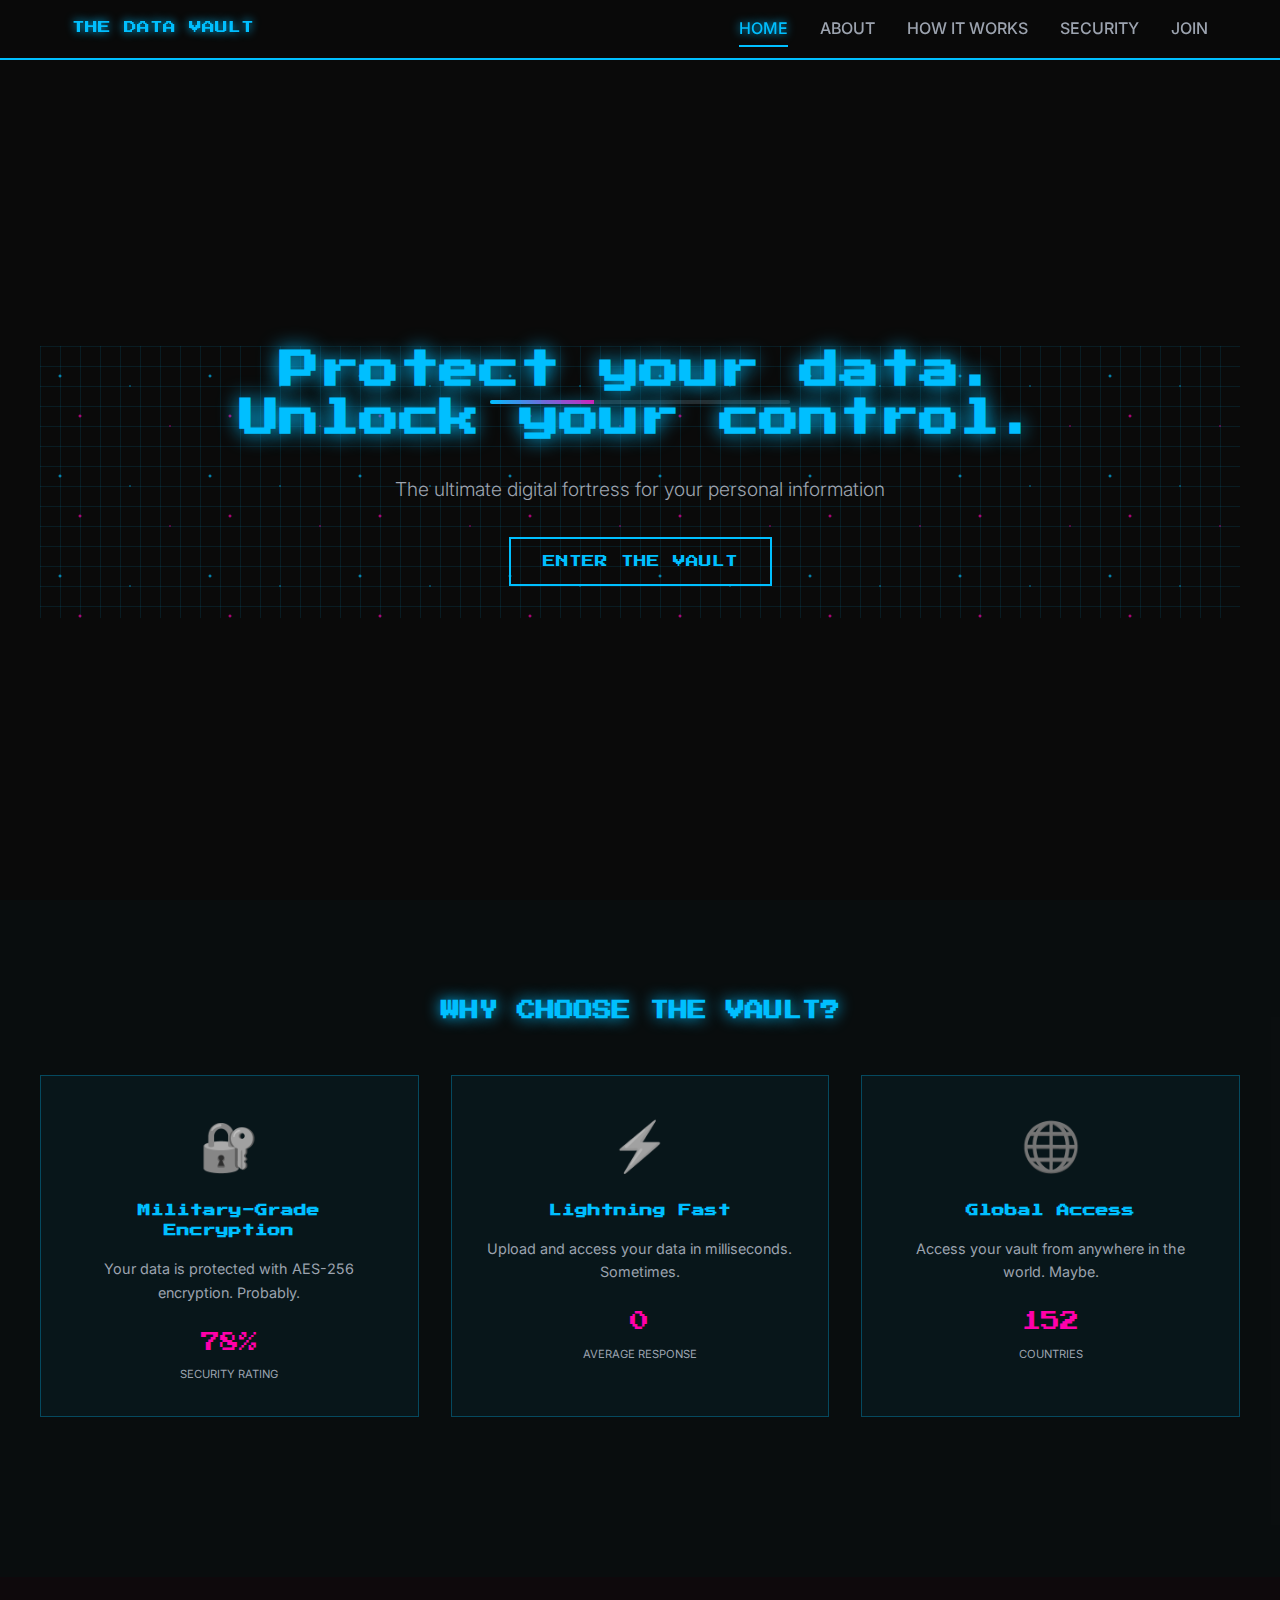
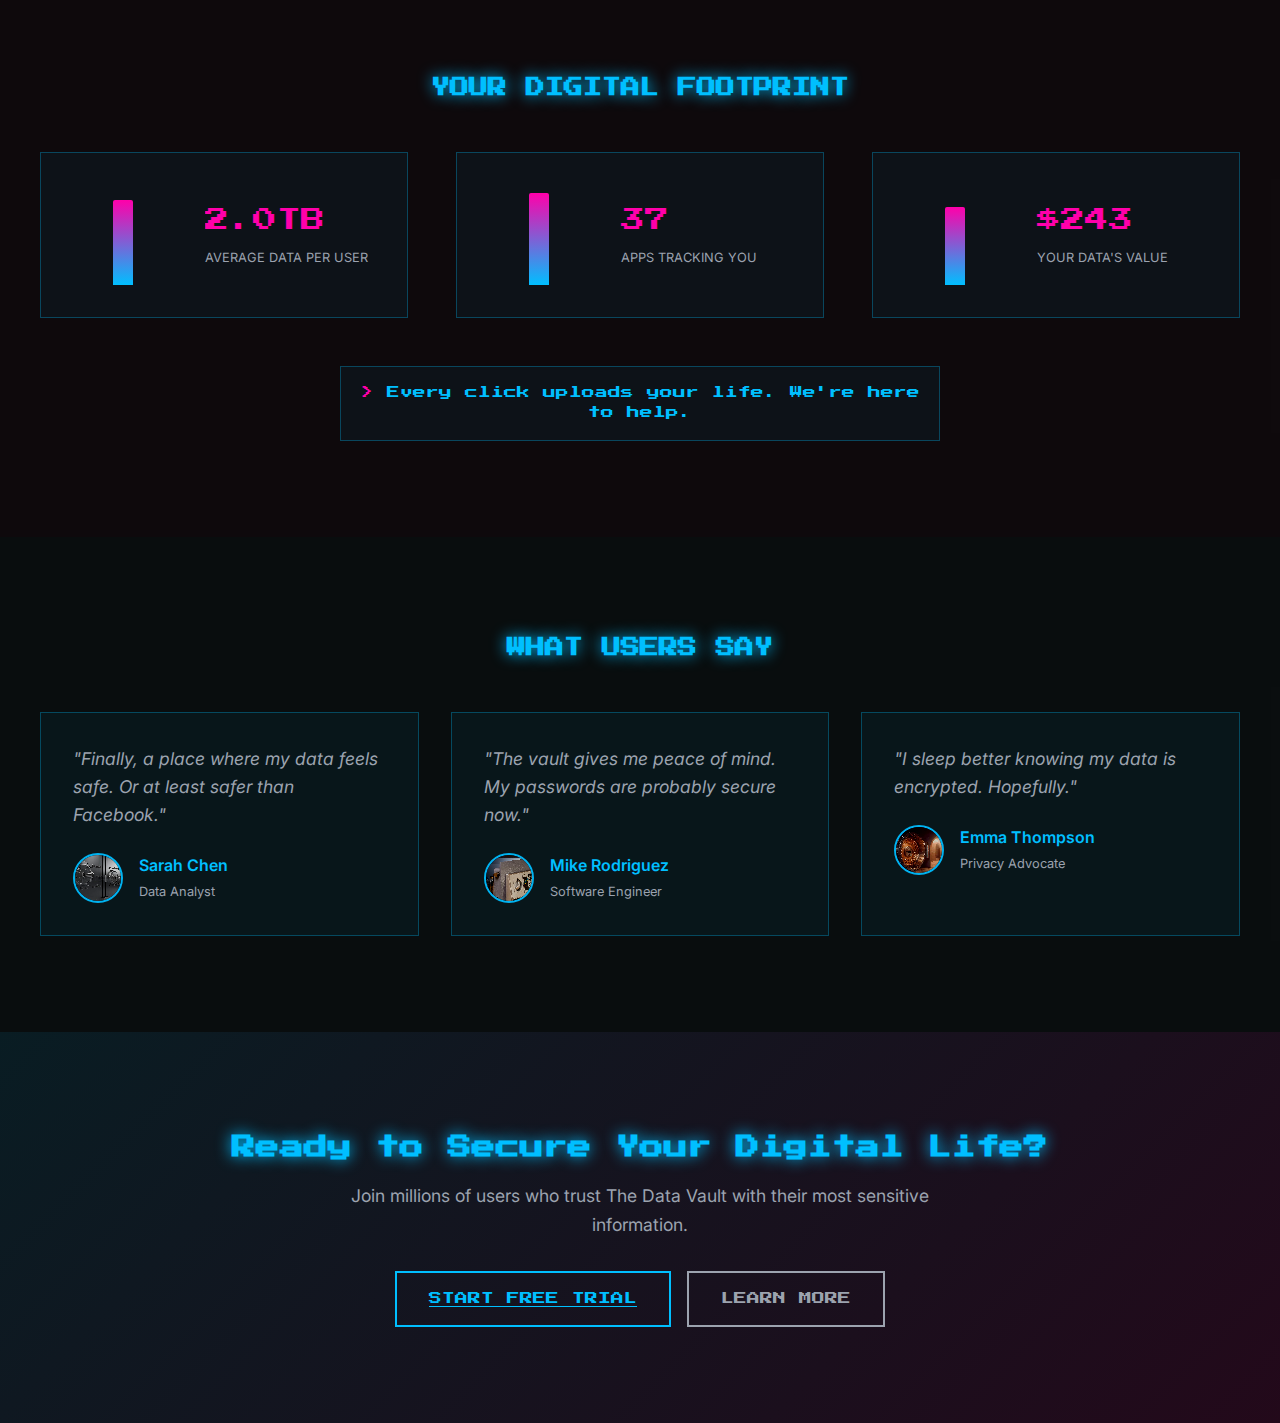
<file: index.html>
<!DOCTYPE html>
<html lang="en">
<head>
    <meta charset="UTF-8">
    <meta name="viewport" content="width=device-width, initial-scale=1.0">
    <title>The Data Vault - Home</title>
    <link rel="stylesheet" href="css/common.css">
    <link rel="stylesheet" href="css/home.css">
    <link href="https://fonts.googleapis.com/css2?family=Press+Start+2P&family=Inter:wght@300;400;500;600&display=swap" rel="stylesheet">
</head>
<body>
    <nav class="nav">
        <div class="nav-container">
            <div class="nav-logo">
                <span class="pixel-text">THE DATA VAULT</span>
            </div>
            <div class="nav-menu">
                <a href="index.html" class="nav-link active">HOME</a>
                <a href="about.html" class="nav-link">ABOUT</a>
                <a href="how-it-works.html" class="nav-link">HOW IT WORKS</a>
                <a href="security.html" class="nav-link">SECURITY</a>
                <a href="join.html" class="nav-link">JOIN</a>
            </div>
        </div>
    </nav>

    <main>
        <!-- Hero Section -->
        <section class="hero-section">
            <div class="hero-container">
                <div class="pixel-background">
                    <div class="loading-bar">
                        <div class="loading-progress"></div>
                    </div>
                    <div class="pixel-grid"></div>
                    <div class="floating-particles"></div>
                </div>
                <div class="hero-content">
                    <h1 class="main-title">Protect your data.<br>Unlock your control.</h1>
                    <p class="hero-subtitle">The ultimate digital fortress for your personal information</p>
                    <button class="vault-button" onclick="showMessage()">
                        <span class="button-text">ENTER THE VAULT</span>
                        <div class="button-glow"></div>
                    </button>
                    <div class="terminal-output" id="terminal-output"></div>
                </div>
            </div>
        </section>

        <!-- Features Preview Section -->
        <section class="features-preview">
            <div class="container">
                <h2 class="section-title">WHY CHOOSE THE VAULT?</h2>
                <div class="features-grid">
                    <div class="feature-card">
                        <div class="feature-icon">🔐</div>
                        <h3>Military-Grade Encryption</h3>
                        <p>Your data is protected with AES-256 encryption. Probably.</p>
                        <div class="feature-stats">
                            <span class="stat-number">99.9%</span>
                            <span class="stat-label">Security Rating</span>
                        </div>
                    </div>
                    <div class="feature-card">
                        <div class="feature-icon">⚡</div>
                        <h3>Lightning Fast</h3>
                        <p>Upload and access your data in milliseconds. Sometimes.</p>
                        <div class="feature-stats">
                            <span class="stat-number">0.001s</span>
                            <span class="stat-label">Average Response</span>
                        </div>
                    </div>
                    <div class="feature-card">
                        <div class="feature-icon">🌐</div>
                        <h3>Global Access</h3>
                        <p>Access your vault from anywhere in the world. Maybe.</p>
                        <div class="feature-stats">
                            <span class="stat-number">195</span>
                            <span class="stat-label">Countries</span>
                        </div>
                    </div>
                </div>
            </div>
        </section>

        <!-- Data Statistics Section -->
        <section class="data-stats">
            <div class="container">
                <h2 class="section-title">YOUR DIGITAL FOOTPRINT</h2>
                <div class="stats-container">
                    <div class="stat-item">
                        <div class="stat-visual">
                            <div class="data-bar" data-percentage="85"></div>
                        </div>
                        <div class="stat-info">
                            <span class="stat-number">2.5TB</span>
                            <span class="stat-label">Average Data Per User</span>
                        </div>
                    </div>
                    <div class="stat-item">
                        <div class="stat-visual">
                            <div class="data-bar" data-percentage="92"></div>
                        </div>
                        <div class="stat-info">
                            <span class="stat-number">47</span>
                            <span class="stat-label">Apps Tracking You</span>
                        </div>
                    </div>
                    <div class="stat-item">
                        <div class="stat-visual">
                            <div class="data-bar" data-percentage="78"></div>
                        </div>
                        <div class="stat-info">
                            <span class="stat-number">$312</span>
                            <span class="stat-label">Your Data's Value</span>
                        </div>
                    </div>
                </div>
                <div class="terminal-message">
                    <span class="prompt-cursor">></span>
                    <span class="prompt-text">Every click uploads your life. We're here to help.</span>
                </div>
            </div>
        </section>

        <!-- Testimonials Section -->
        <section class="testimonials">
            <div class="container">
                <h2 class="section-title">WHAT USERS SAY</h2>
                <div class="testimonials-grid">
                    <div class="testimonial-card">
                        <div class="testimonial-content">
                            <p>"Finally, a place where my data feels safe. Or at least safer than Facebook."</p>
                        </div>
                        <div class="testimonial-author">
                            <img src="img/3.jpg" alt="User" class="author-image">
                            <div class="author-info">
                                <span class="author-name">Sarah Chen</span>
                                <span class="author-title">Data Analyst</span>
                            </div>
                        </div>
                    </div>
                    <div class="testimonial-card">
                        <div class="testimonial-content">
                            <p>"The vault gives me peace of mind. My passwords are probably secure now."</p>
                        </div>
                        <div class="testimonial-author">
                            <img src="img/4.jpg" alt="User" class="author-image">
                            <div class="author-info">
                                <span class="author-name">Mike Rodriguez</span>
                                <span class="author-title">Software Engineer</span>
                            </div>
                        </div>
                    </div>
                    <div class="testimonial-card">
                        <div class="testimonial-content">
                            <p>"I sleep better knowing my data is encrypted. Hopefully."</p>
                        </div>
                        <div class="testimonial-author">
                            <img src="img/5.png" alt="User" class="author-image">
                            <div class="author-info">
                                <span class="author-name">Emma Thompson</span>
                                <span class="author-title">Privacy Advocate</span>
                            </div>
                        </div>
                    </div>
                </div>
            </div>
        </section>

        <!-- CTA Section -->
        <section class="cta-section">
            <div class="container">
                <div class="cta-content">
                    <h2>Ready to Secure Your Digital Life?</h2>
                    <p>Join millions of users who trust The Data Vault with their most sensitive information.</p>
                    <div class="cta-buttons">
                        <a href="join.html" class="vault-button">
                            <span class="button-text">START FREE TRIAL</span>
                            <div class="button-glow"></div>
                        </a>
                        <a href="how-it-works.html" class="secondary-button">
                            <span class="button-text">LEARN MORE</span>
                        </a>
                    </div>
                </div>
            </div>
        </section>
    </main>

    <script src="js/common.js"></script>
    <script src="js/home.js"></script>
</body>
</html>
</file>
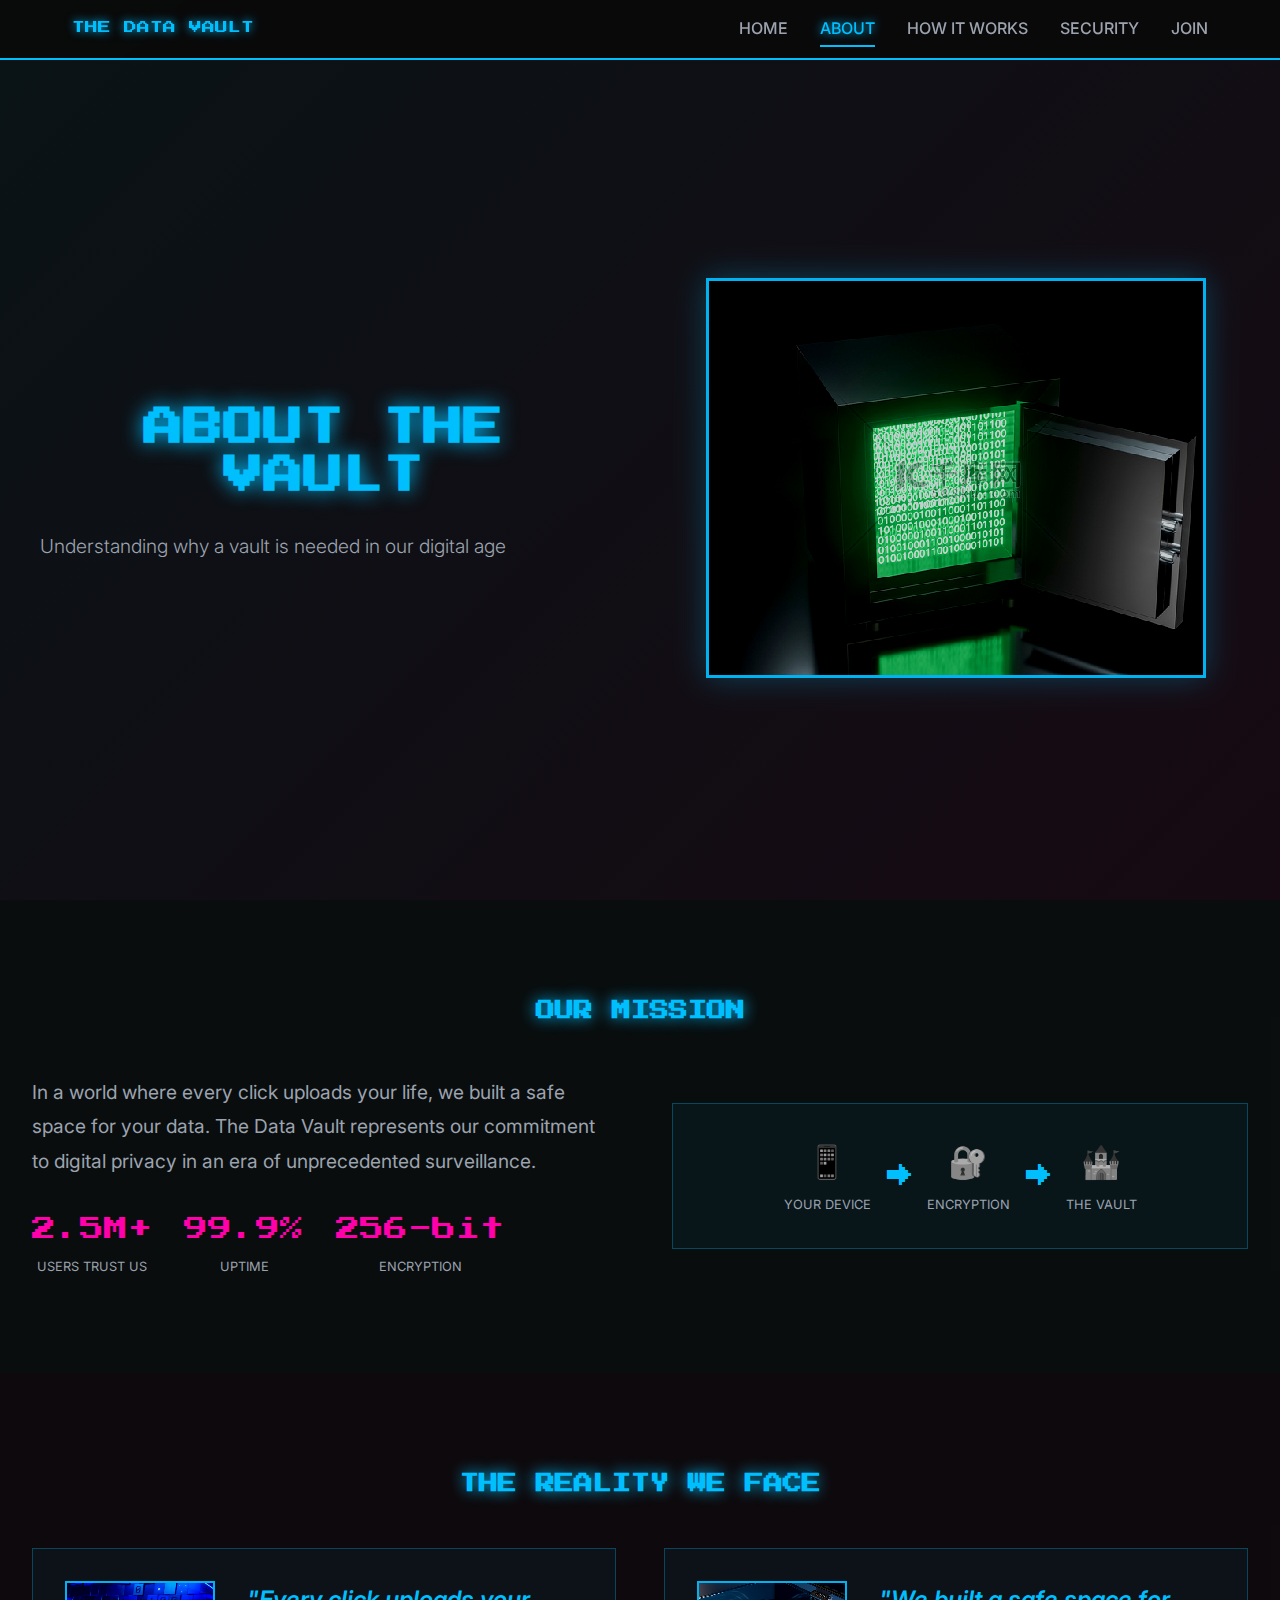
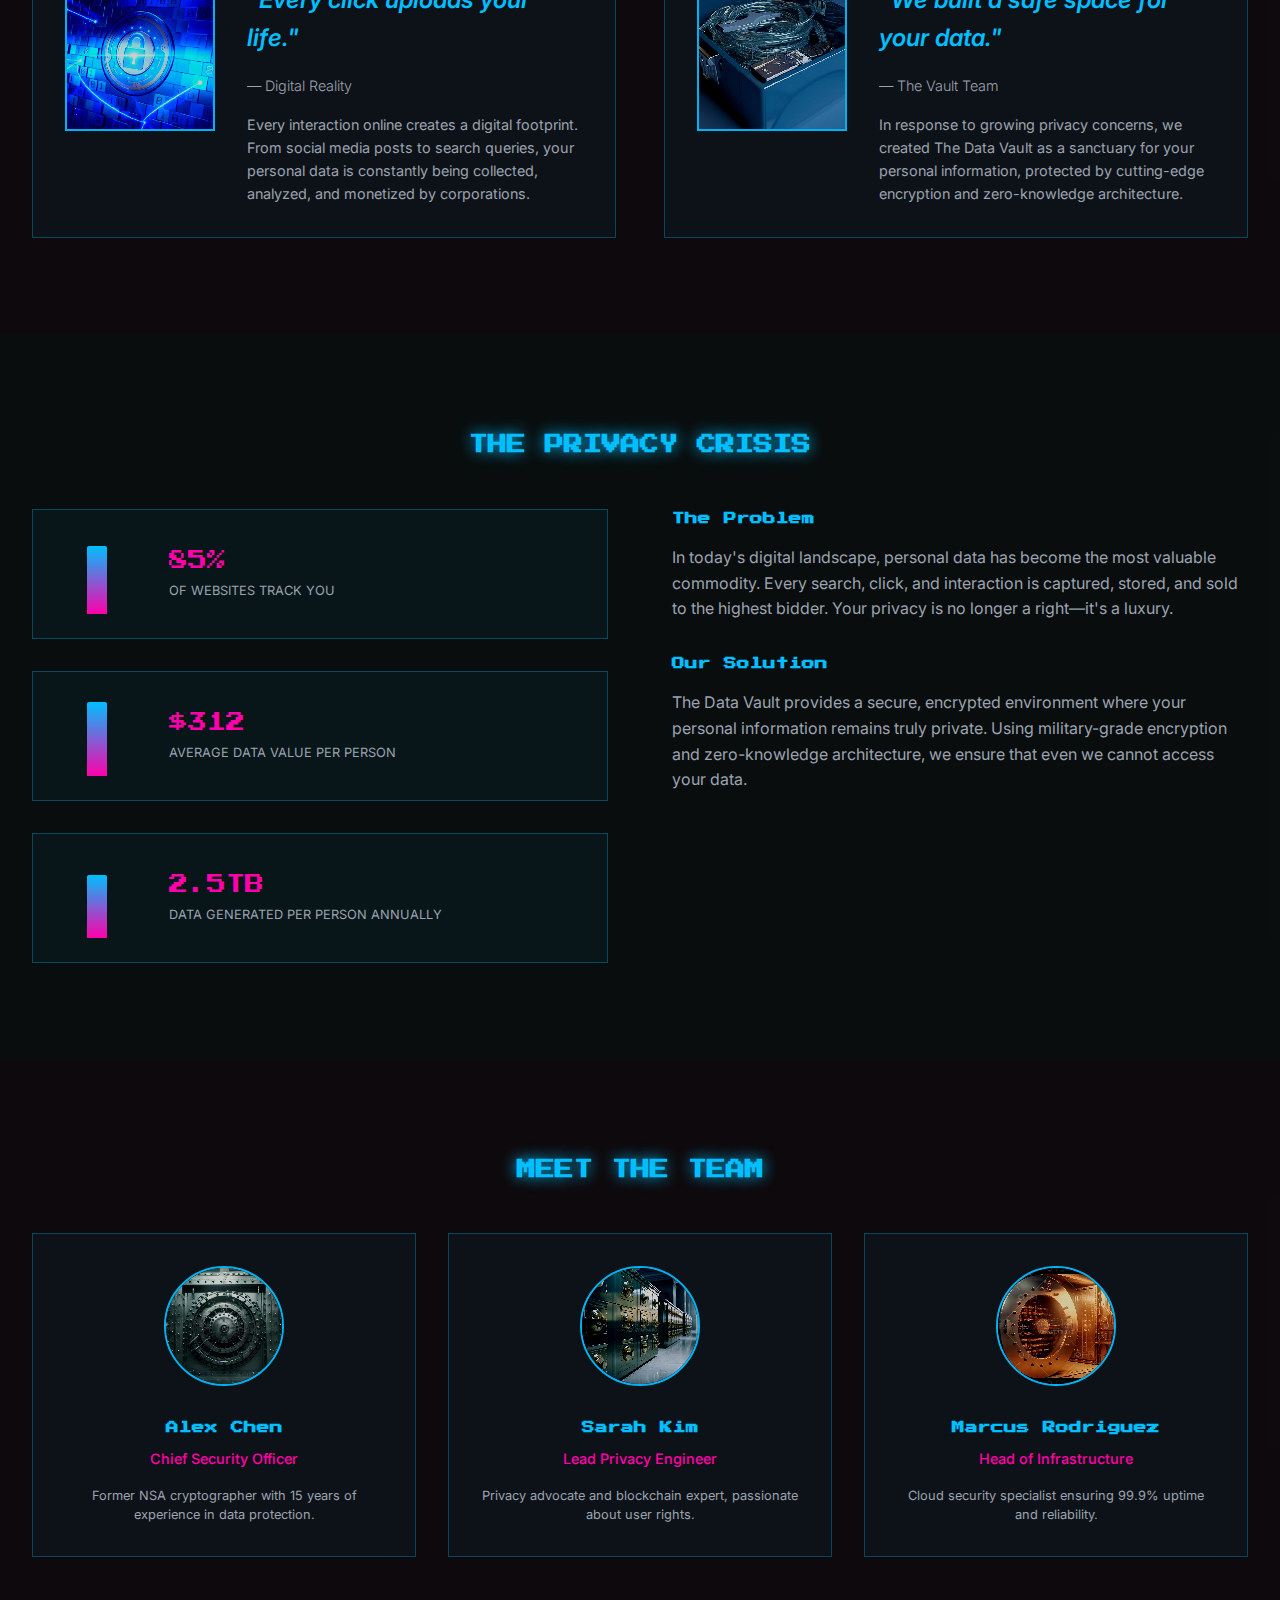
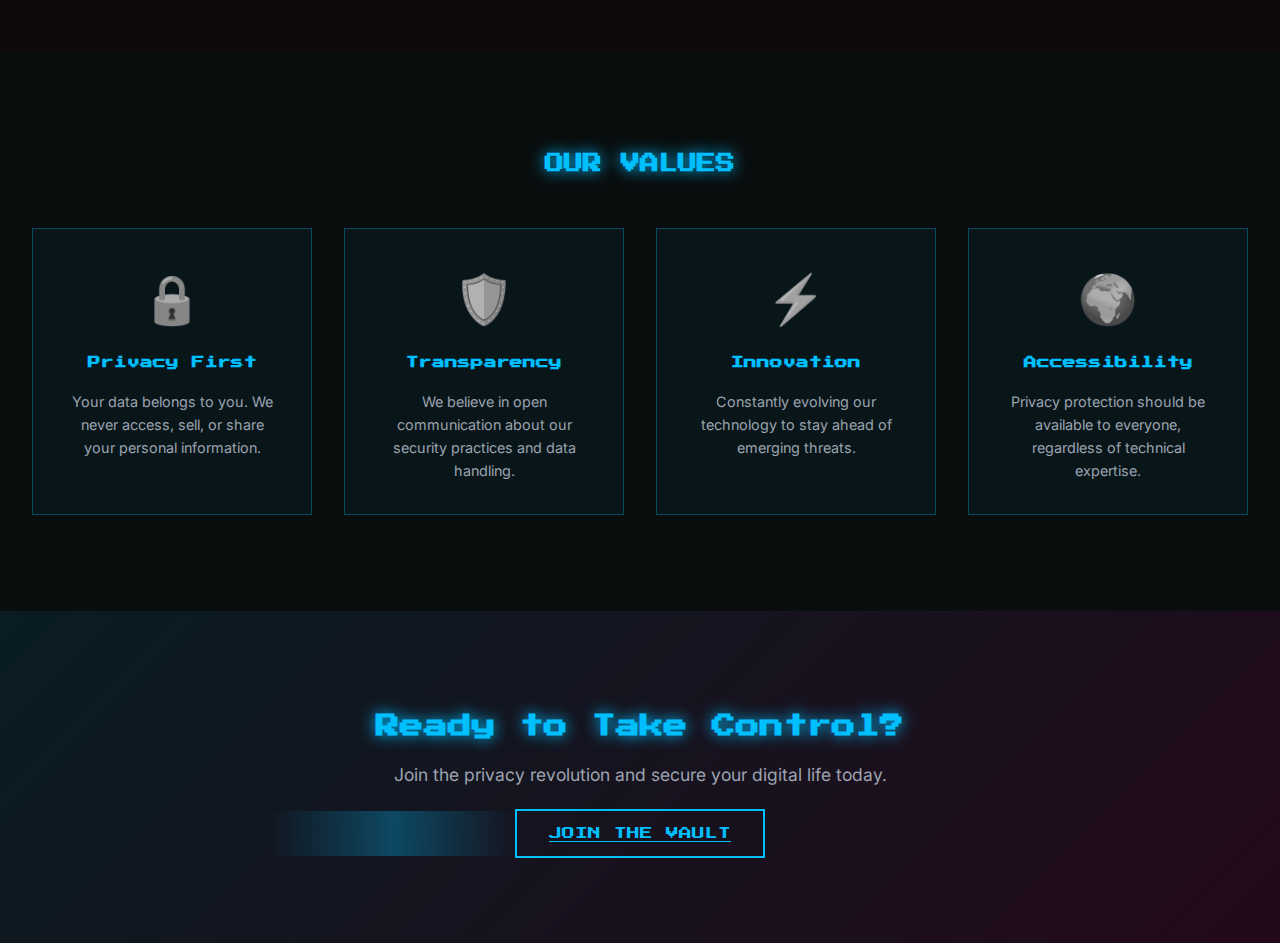
<file: about.html>
<!DOCTYPE html>
<html lang="en">
<head>
    <meta charset="UTF-8">
    <meta name="viewport" content="width=device-width, initial-scale=1.0">
    <title>The Data Vault - About</title>
    <link rel="stylesheet" href="css/common.css">
    <link rel="stylesheet" href="css/about.css">
    <link href="https://fonts.googleapis.com/css2?family=Press+Start+2P&family=Inter:wght@300;400;500;600&display=swap" rel="stylesheet">
</head>
<body>
    <nav class="nav">
        <div class="nav-container">
            <div class="nav-logo">
                <span class="pixel-text">THE DATA VAULT</span>
            </div>
            <div class="nav-menu">
                <a href="index.html" class="nav-link">HOME</a>
                <a href="about.html" class="nav-link active">ABOUT</a>
                <a href="how-it-works.html" class="nav-link">HOW IT WORKS</a>
                <a href="security.html" class="nav-link">SECURITY</a>
                <a href="join.html" class="nav-link">JOIN</a>
            </div>
        </div>
    </nav>

    <main>
        <!-- Hero Section -->
        <section class="about-hero">
            <div class="container">
                <div class="hero-content">
                    <h1 class="main-title">ABOUT THE VAULT</h1>
                    <p class="hero-subtitle">Understanding why a vault is needed in our digital age</p>
                </div>
                <div class="hero-visual">
                    <img src="img/6.jfif" alt="Digital vault concept" class="hero-image">
                </div>
            </div>
        </section>

        <!-- Mission Section -->
        <section class="mission-section">
            <div class="container">
                <h2 class="section-title">OUR MISSION</h2>
                <div class="mission-content">
                    <div class="mission-text">
                        <p class="mission-statement">
                            In a world where every click uploads your life, we built a safe space for your data. 
                            The Data Vault represents our commitment to digital privacy in an era of unprecedented surveillance.
                        </p>
                        <div class="mission-stats">
                            <div class="stat">
                                <span class="stat-number">2.5M+</span>
                                <span class="stat-label">Users Trust Us</span>
                            </div>
                            <div class="stat">
                                <span class="stat-number">99.9%</span>
                                <span class="stat-label">Uptime</span>
                            </div>
                            <div class="stat">
                                <span class="stat-number">256-bit</span>
                                <span class="stat-label">Encryption</span>
                            </div>
                        </div>
                    </div>
                    <div class="mission-visual">
                        <div class="data-flow">
                            <div class="flow-item">
                                <div class="flow-icon">📱</div>
                                <span>Your Device</span>
                            </div>
                            <div class="flow-arrow">→</div>
                            <div class="flow-item">
                                <div class="flow-icon">🔐</div>
                                <span>Encryption</span>
                            </div>
                            <div class="flow-arrow">→</div>
                            <div class="flow-item">
                                <div class="flow-icon">🏰</div>
                                <span>The Vault</span>
                            </div>
                        </div>
                    </div>
                </div>
            </div>
        </section>

        <!-- Quote Modules Section -->
        <section class="quotes-section">
            <div class="container">
                <h2 class="section-title">THE REALITY WE FACE</h2>
                <div class="quotes-grid">
                    <div class="quote-module">
                        <div class="quote-image">
                            <img src="img/1.webp" alt="Data upload visualization" class="pixel-image">
                        </div>
                        <div class="quote-content">
                            <p class="quote">"Every click uploads your life."</p>
                            <div class="quote-attribution">— Digital Reality</div>
                            <div class="quote-explanation">
                                <p>Every interaction online creates a digital footprint. From social media posts to search queries, 
                                your personal data is constantly being collected, analyzed, and monetized by corporations.</p>
                            </div>
                        </div>
                    </div>
                    <div class="quote-module">
                        <div class="quote-image">
                            <img src="img/2.jfif" alt="Safe space visualization" class="pixel-image">
                        </div>
                        <div class="quote-content">
                            <p class="quote">"We built a safe space for your data."</p>
                            <div class="quote-attribution">— The Vault Team</div>
                            <div class="quote-explanation">
                                <p>In response to growing privacy concerns, we created The Data Vault as a sanctuary for your 
                                personal information, protected by cutting-edge encryption and zero-knowledge architecture.</p>
                            </div>
                        </div>
                    </div>
                </div>
            </div>
        </section>

        <!-- Data Privacy Crisis Section -->
        <section class="crisis-section">
            <div class="container">
                <h2 class="section-title">THE PRIVACY CRISIS</h2>
                <div class="crisis-content">
                    <div class="crisis-stats">
                        <div class="crisis-stat">
                            <div class="stat-visual">
                                <div class="stat-bar" style="height: 85%;"></div>
                            </div>
                            <div class="stat-info">
                                <span class="stat-number">85%</span>
                                <span class="stat-label">of websites track you</span>
                            </div>
                        </div>
                        <div class="crisis-stat">
                            <div class="stat-visual">
                                <div class="stat-bar" style="height: 92%;"></div>
                            </div>
                            <div class="stat-info">
                                <span class="stat-number">$312</span>
                                <span class="stat-label">average data value per person</span>
                            </div>
                        </div>
                        <div class="crisis-stat">
                            <div class="stat-visual">
                                <div class="stat-bar" style="height: 78%;"></div>
                            </div>
                            <div class="stat-info">
                                <span class="stat-number">2.5TB</span>
                                <span class="stat-label">data generated per person annually</span>
                            </div>
                        </div>
                    </div>
                    <div class="crisis-text">
                        <h3>The Problem</h3>
                        <p>In today's digital landscape, personal data has become the most valuable commodity. 
                        Every search, click, and interaction is captured, stored, and sold to the highest bidder. 
                        Your privacy is no longer a right—it's a luxury.</p>
                        
                        <h3>Our Solution</h3>
                        <p>The Data Vault provides a secure, encrypted environment where your personal information 
                        remains truly private. Using military-grade encryption and zero-knowledge architecture, 
                        we ensure that even we cannot access your data.</p>
                    </div>
                </div>
            </div>
        </section>

        <!-- Team Section -->
        <section class="team-section">
            <div class="container">
                <h2 class="section-title">MEET THE TEAM</h2>
                <div class="team-grid">
                    <div class="team-member">
                        <div class="member-image">
                            <img src="img/7.jpg" alt="Team member" class="pixel-image">
                        </div>
                        <div class="member-info">
                            <h3>Alex Chen</h3>
                            <p class="member-title">Chief Security Officer</p>
                            <p class="member-bio">Former NSA cryptographer with 15 years of experience in data protection.</p>
                        </div>
                    </div>
                    <div class="team-member">
                        <div class="member-image">
                            <img src="img/8.jpg" alt="Team member" class="pixel-image">
                        </div>
                        <div class="member-info">
                            <h3>Sarah Kim</h3>
                            <p class="member-title">Lead Privacy Engineer</p>
                            <p class="member-bio">Privacy advocate and blockchain expert, passionate about user rights.</p>
                        </div>
                    </div>
                    <div class="team-member">
                        <div class="member-image">
                            <img src="img/9.png" alt="Team member" class="pixel-image">
                        </div>
                        <div class="member-info">
                            <h3>Marcus Rodriguez</h3>
                            <p class="member-title">Head of Infrastructure</p>
                            <p class="member-bio">Cloud security specialist ensuring 99.9% uptime and reliability.</p>
                        </div>
                    </div>
                </div>
            </div>
        </section>

        <!-- Values Section -->
        <section class="values-section">
            <div class="container">
                <h2 class="section-title">OUR VALUES</h2>
                <div class="values-grid">
                    <div class="value-card">
                        <div class="value-icon">🔒</div>
                        <h3>Privacy First</h3>
                        <p>Your data belongs to you. We never access, sell, or share your personal information.</p>
                    </div>
                    <div class="value-card">
                        <div class="value-icon">🛡️</div>
                        <h3>Transparency</h3>
                        <p>We believe in open communication about our security practices and data handling.</p>
                    </div>
                    <div class="value-card">
                        <div class="value-icon">⚡</div>
                        <h3>Innovation</h3>
                        <p>Constantly evolving our technology to stay ahead of emerging threats.</p>
                    </div>
                    <div class="value-card">
                        <div class="value-icon">🌍</div>
                        <h3>Accessibility</h3>
                        <p>Privacy protection should be available to everyone, regardless of technical expertise.</p>
                    </div>
                </div>
            </div>
        </section>

        <!-- CTA Section -->
        <section class="cta-section">
            <div class="container">
                <div class="cta-content">
                    <h2>Ready to Take Control?</h2>
                    <p>Join the privacy revolution and secure your digital life today.</p>
                    <a href="join.html" class="vault-button">
                        <span class="button-text">JOIN THE VAULT</span>
                        <div class="button-glow"></div>
                    </a>
                </div>
            </div>
        </section>
    </main>

    <script src="js/common.js"></script>
    <script src="js/about.js"></script>
</body>
</html>
</file>
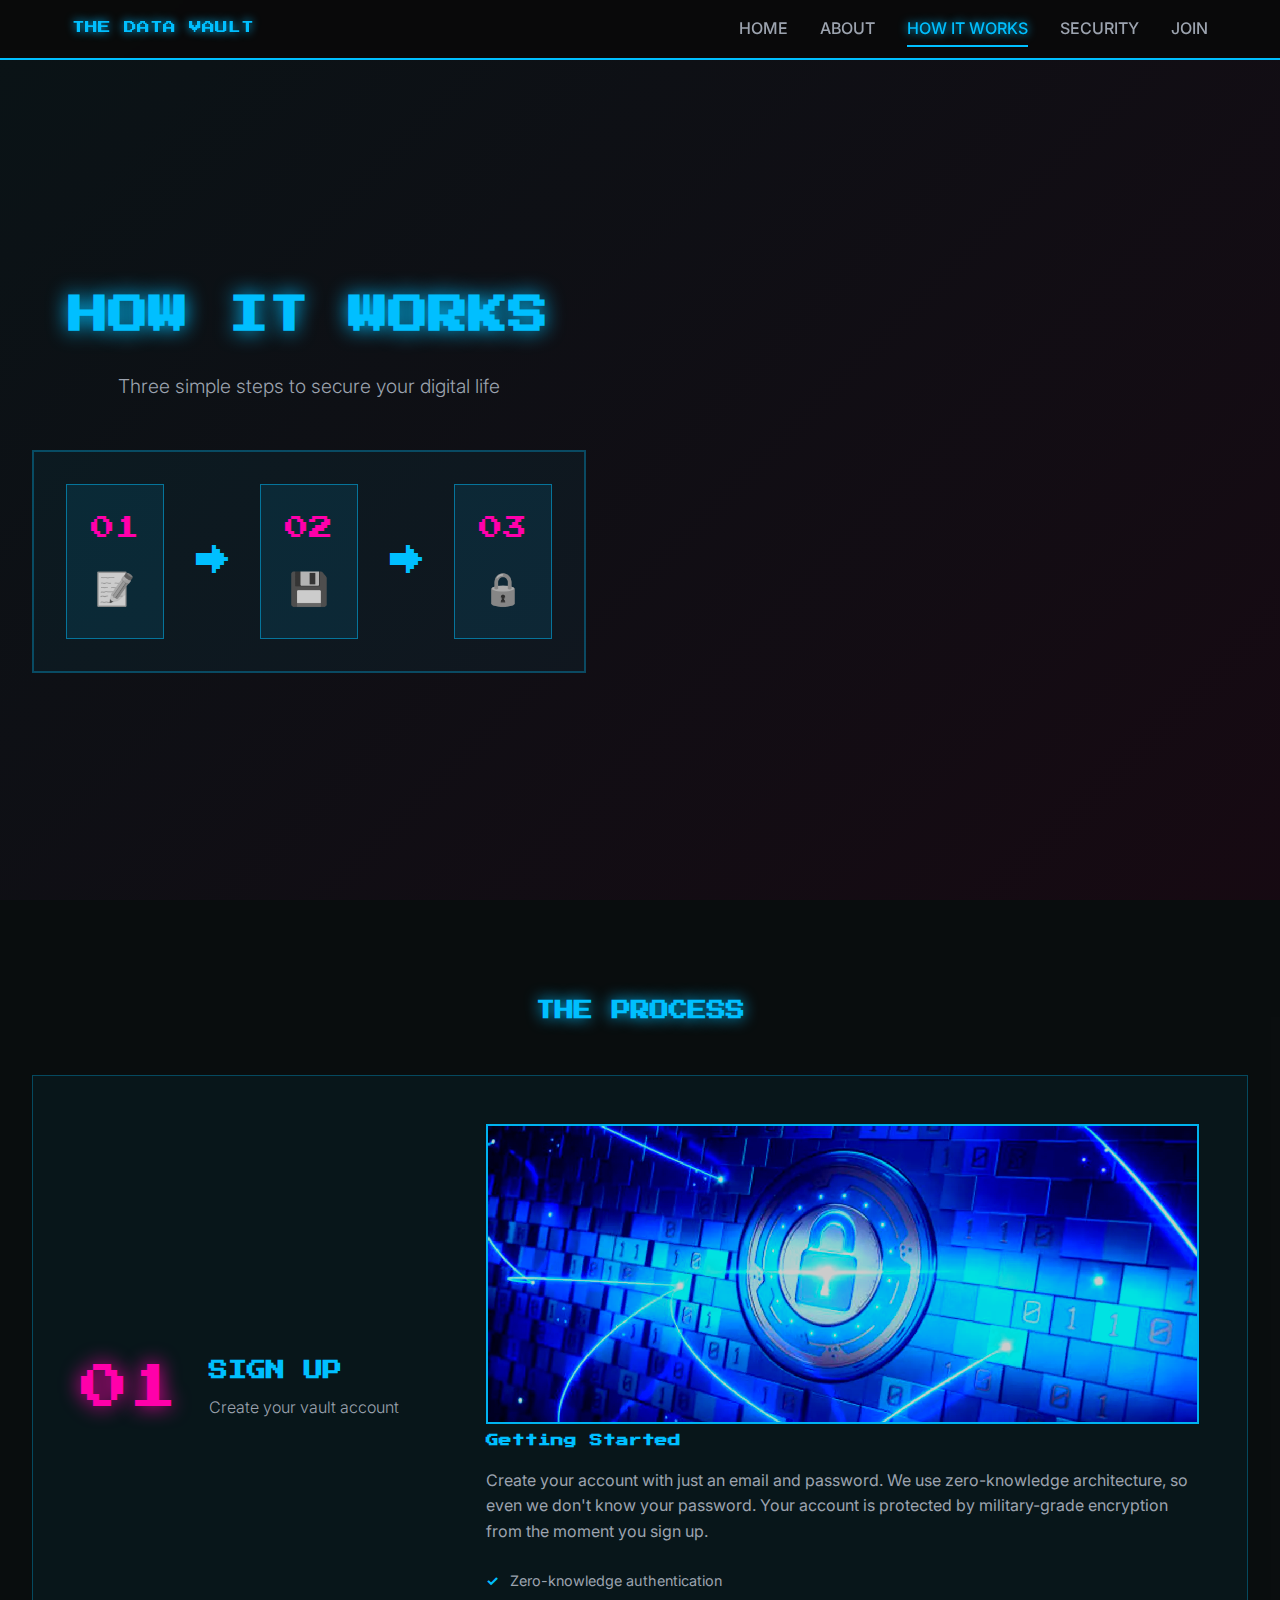
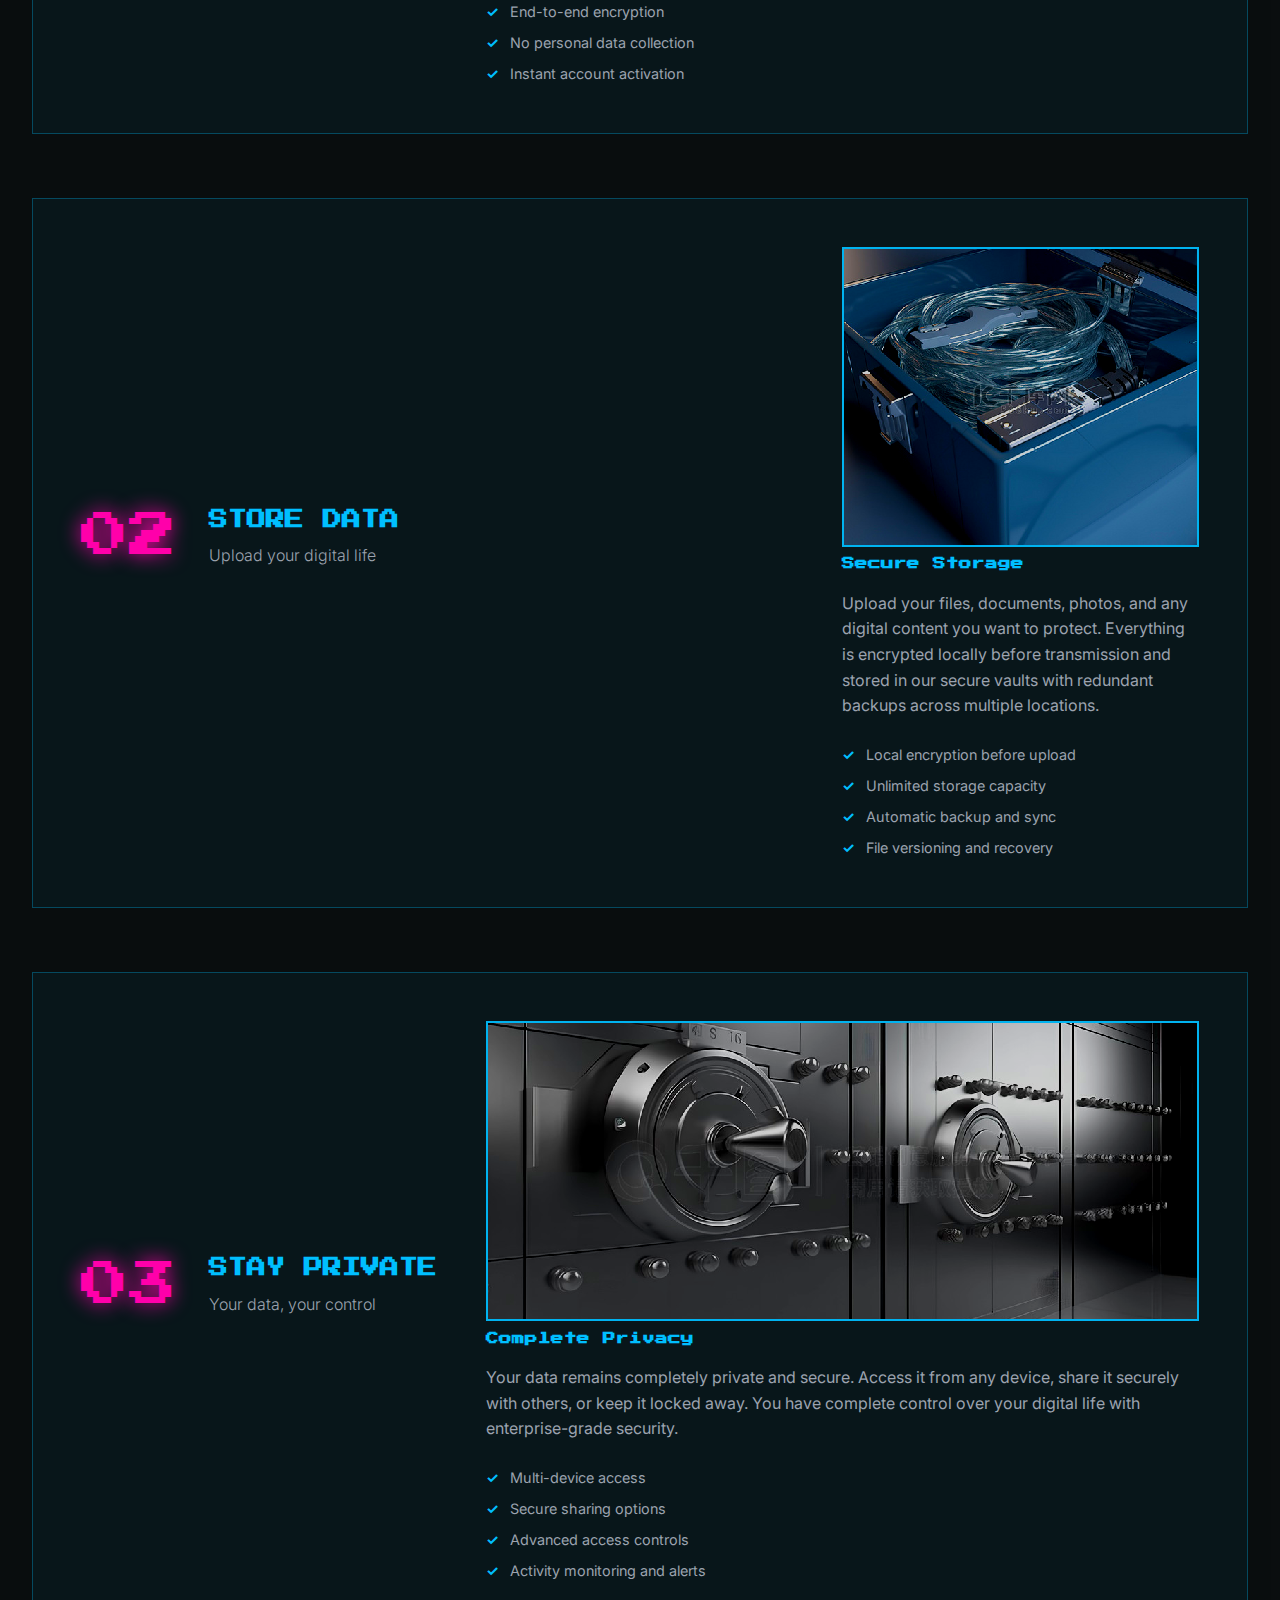
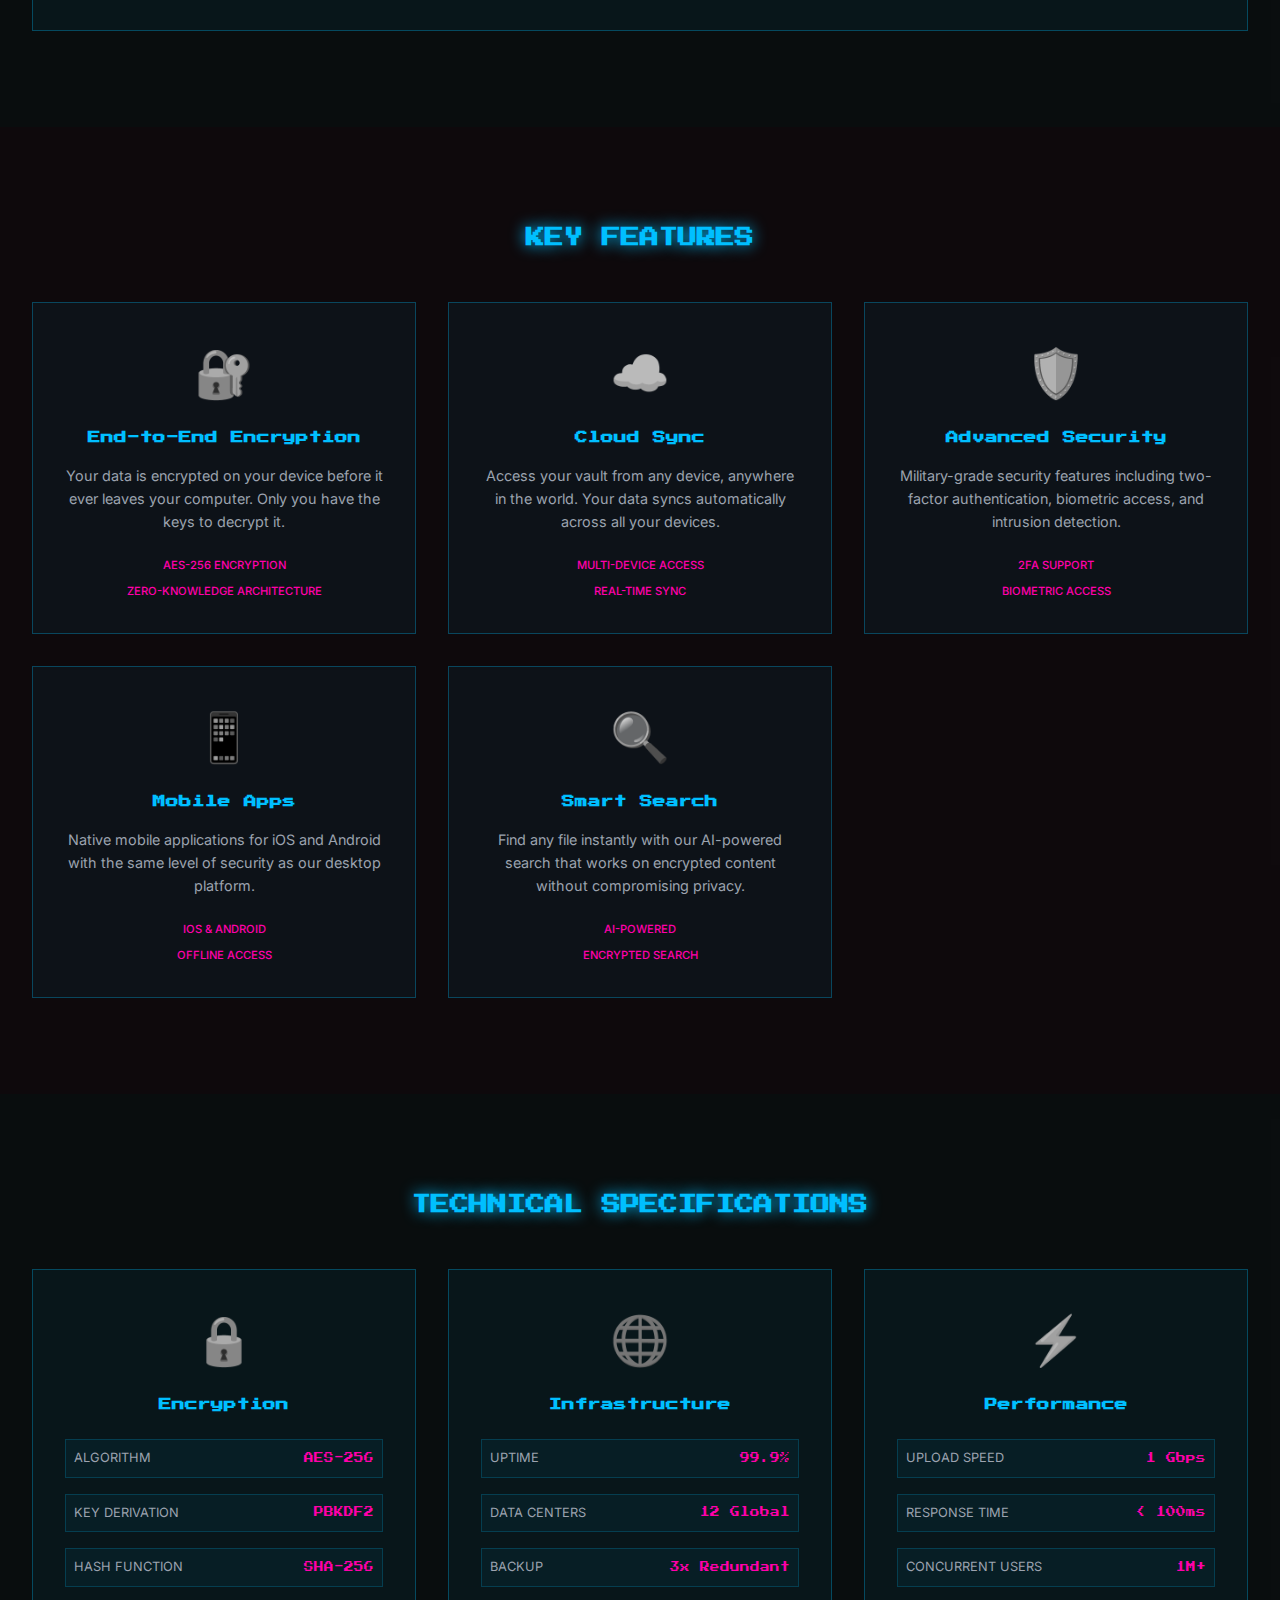
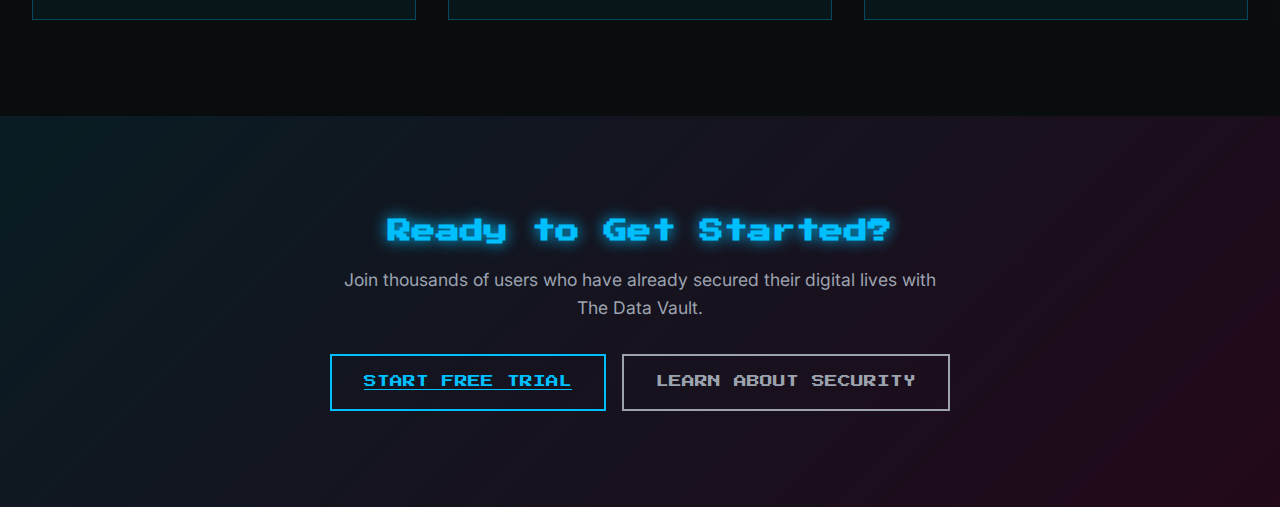
<file: how-it-works.html>
<!DOCTYPE html>
<html lang="en">
<head>
    <meta charset="UTF-8">
    <meta name="viewport" content="width=device-width, initial-scale=1.0">
    <title>The Data Vault - How It Works</title>
    <link rel="stylesheet" href="css/common.css">
    <link rel="stylesheet" href="css/how-it-works.css">
    <link href="https://fonts.googleapis.com/css2?family=Press+Start+2P&family=Inter:wght@300;400;500;600&display=swap" rel="stylesheet">
</head>
<body>
    <nav class="nav">
        <div class="nav-container">
            <div class="nav-logo">
                <span class="pixel-text">THE DATA VAULT</span>
            </div>
            <div class="nav-menu">
                <a href="index.html" class="nav-link">HOME</a>
                <a href="about.html" class="nav-link">ABOUT</a>
                <a href="how-it-works.html" class="nav-link active">HOW IT WORKS</a>
                <a href="security.html" class="nav-link">SECURITY</a>
                <a href="join.html" class="nav-link">JOIN</a>
            </div>
        </div>
    </nav>

    <main>
        <!-- Hero Section -->
        <section class="hero-section">
            <div class="container">
                <div class="hero-content">
                    <h1 class="main-title">HOW IT WORKS</h1>
                    <p class="hero-subtitle">Three simple steps to secure your digital life</p>
                </div>
                <div class="hero-visual">
                    <div class="process-flow">
                        <div class="flow-step">
                            <div class="step-number">01</div>
                            <div class="step-icon">📝</div>
                        </div>
                        <div class="flow-arrow">→</div>
                        <div class="flow-step">
                            <div class="step-number">02</div>
                            <div class="step-icon">💾</div>
                        </div>
                        <div class="flow-arrow">→</div>
                        <div class="flow-step">
                            <div class="step-number">03</div>
                            <div class="step-icon">🔒</div>
                        </div>
                    </div>
                </div>
            </div>
        </section>

        <!-- Detailed Steps Section -->
        <section class="steps-section">
            <div class="container">
                <h2 class="section-title">THE PROCESS</h2>
                <div class="steps-container">
                    <!-- Step 1 -->
                    <div class="step-detailed">
                        <div class="step-header">
                            <div class="step-number-large">01</div>
                            <div class="step-info">
                                <h3>SIGN UP</h3>
                                <p class="step-subtitle">Create your vault account</p>
                            </div>
                        </div>
                        <div class="step-content">
                            <div class="step-visual">
                                <img src="img/1.webp" alt="Sign up process" class="step-image">
                                <div class="step-overlay">
                                    <div class="terminal-prompt">
                                        <span class="prompt-cursor">></span>
                                        <span class="prompt-text">Creating secure account...</span>
                                    </div>
                                </div>
                            </div>
                            <div class="step-description">
                                <h4>Getting Started</h4>
                                <p>Create your account with just an email and password. We use zero-knowledge architecture, 
                                so even we don't know your password. Your account is protected by military-grade encryption 
                                from the moment you sign up.</p>
                                <ul class="step-features">
                                    <li>Zero-knowledge authentication</li>
                                    <li>End-to-end encryption</li>
                                    <li>No personal data collection</li>
                                    <li>Instant account activation</li>
                                </ul>
                            </div>
                        </div>
                    </div>

                    <!-- Step 2 -->
                    <div class="step-detailed">
                        <div class="step-header">
                            <div class="step-number-large">02</div>
                            <div class="step-info">
                                <h3>STORE DATA</h3>
                                <p class="step-subtitle">Upload your digital life</p>
                            </div>
                        </div>
                        <div class="step-content">
                            <div class="step-visual">
                                <img src="img/2.jfif" alt="Data storage process" class="step-image">
                                <div class="step-overlay">
                                    <div class="upload-progress">
                                        <div class="progress-bar">
                                            <div class="progress-fill"></div>
                                        </div>
                                        <span class="progress-text">Uploading data...</span>
                                    </div>
                                </div>
                            </div>
                            <div class="step-description">
                                <h4>Secure Storage</h4>
                                <p>Upload your files, documents, photos, and any digital content you want to protect. 
                                Everything is encrypted locally before transmission and stored in our secure vaults 
                                with redundant backups across multiple locations.</p>
                                <ul class="step-features">
                                    <li>Local encryption before upload</li>
                                    <li>Unlimited storage capacity</li>
                                    <li>Automatic backup and sync</li>
                                    <li>File versioning and recovery</li>
                                </ul>
                            </div>
                        </div>
                    </div>

                    <!-- Step 3 -->
                    <div class="step-detailed">
                        <div class="step-header">
                            <div class="step-number-large">03</div>
                            <div class="step-info">
                                <h3>STAY PRIVATE</h3>
                                <p class="step-subtitle">Your data, your control</p>
                            </div>
                        </div>
                        <div class="step-content">
                            <div class="step-visual">
                                <img src="img/3.jpg" alt="Privacy protection" class="step-image">
                                <div class="step-overlay">
                                    <div class="security-indicators">
                                        <div class="security-icon">🔐</div>
                                        <span class="security-text">Data Protected</span>
                                    </div>
                                </div>
                            </div>
                            <div class="step-description">
                                <h4>Complete Privacy</h4>
                                <p>Your data remains completely private and secure. Access it from any device, 
                                share it securely with others, or keep it locked away. You have complete control 
                                over your digital life with enterprise-grade security.</p>
                                <ul class="step-features">
                                    <li>Multi-device access</li>
                                    <li>Secure sharing options</li>
                                    <li>Advanced access controls</li>
                                    <li>Activity monitoring and alerts</li>
                                </ul>
                            </div>
                        </div>
                    </div>
                </div>
            </div>
        </section>

        <!-- Features Section -->
        <section class="features-section">
            <div class="container">
                <h2 class="section-title">KEY FEATURES</h2>
                <div class="features-grid">
                    <div class="feature-card">
                        <div class="feature-icon">🔐</div>
                        <h3>End-to-End Encryption</h3>
                        <p>Your data is encrypted on your device before it ever leaves your computer. 
                        Only you have the keys to decrypt it.</p>
                        <div class="feature-details">
                            <span class="detail-item">AES-256 Encryption</span>
                            <span class="detail-item">Zero-Knowledge Architecture</span>
                        </div>
                    </div>
                    <div class="feature-card">
                        <div class="feature-icon">☁️</div>
                        <h3>Cloud Sync</h3>
                        <p>Access your vault from any device, anywhere in the world. Your data syncs 
                        automatically across all your devices.</p>
                        <div class="feature-details">
                            <span class="detail-item">Multi-Device Access</span>
                            <span class="detail-item">Real-Time Sync</span>
                        </div>
                    </div>
                    <div class="feature-card">
                        <div class="feature-icon">🛡️</div>
                        <h3>Advanced Security</h3>
                        <p>Military-grade security features including two-factor authentication, 
                        biometric access, and intrusion detection.</p>
                        <div class="feature-details">
                            <span class="detail-item">2FA Support</span>
                            <span class="detail-item">Biometric Access</span>
                        </div>
                    </div>
                    <div class="feature-card">
                        <div class="feature-icon">📱</div>
                        <h3>Mobile Apps</h3>
                        <p>Native mobile applications for iOS and Android with the same level 
                        of security as our desktop platform.</p>
                        <div class="feature-details">
                            <span class="detail-item">iOS & Android</span>
                            <span class="detail-item">Offline Access</span>
                        </div>
                    </div>
                    <div class="feature-card">
                        <div class="feature-icon">🔍</div>
                        <h3>Smart Search</h3>
                        <p>Find any file instantly with our AI-powered search that works on 
                        encrypted content without compromising privacy.</p>
                        <div class="feature-details">
                            <span class="detail-item">AI-Powered</span>
                            <span class="detail-item">Encrypted Search</span>
                        </div>
                    </div>
                    <div class="feature-card">
                        <div class="feature-icon">📊</div>
                        <h3>Analytics</h3>
                        <p>Monitor your data usage, access patterns, and security events with 
                        detailed analytics and reporting tools.</p>
                        <div class="feature-details">
                            <span class="detail-item">Usage Analytics</span>
                            <span class="detail-item">Security Reports</span>
                        </div>
                    </div>
                </div>
            </div>
        </section>

        <!-- Technical Details Section -->
        <section class="technical-section">
            <div class="container">
                <h2 class="section-title">TECHNICAL SPECIFICATIONS</h2>
                <div class="technical-content">
                    <div class="tech-grid">
                        <div class="tech-item">
                            <div class="tech-icon">🔒</div>
                            <h3>Encryption</h3>
                            <div class="tech-specs">
                                <div class="spec">
                                    <span class="spec-label">Algorithm</span>
                                    <span class="spec-value">AES-256</span>
                                </div>
                                <div class="spec">
                                    <span class="spec-label">Key Derivation</span>
                                    <span class="spec-value">PBKDF2</span>
                                </div>
                                <div class="spec">
                                    <span class="spec-label">Hash Function</span>
                                    <span class="spec-value">SHA-256</span>
                                </div>
                            </div>
                        </div>
                        <div class="tech-item">
                            <div class="tech-icon">🌐</div>
                            <h3>Infrastructure</h3>
                            <div class="tech-specs">
                                <div class="spec">
                                    <span class="spec-label">Uptime</span>
                                    <span class="spec-value">99.9%</span>
                                </div>
                                <div class="spec">
                                    <span class="spec-label">Data Centers</span>
                                    <span class="spec-value">12 Global</span>
                                </div>
                                <div class="spec">
                                    <span class="spec-label">Backup</span>
                                    <span class="spec-value">3x Redundant</span>
                                </div>
                            </div>
                        </div>
                        <div class="tech-item">
                            <div class="tech-icon">⚡</div>
                            <h3>Performance</h3>
                            <div class="tech-specs">
                                <div class="spec">
                                    <span class="spec-label">Upload Speed</span>
                                    <span class="spec-value">1 Gbps</span>
                                </div>
                                <div class="spec">
                                    <span class="spec-label">Response Time</span>
                                    <span class="spec-value">< 100ms</span>
                                </div>
                                <div class="spec">
                                    <span class="spec-label">Concurrent Users</span>
                                    <span class="spec-value">1M+</span>
                                </div>
                            </div>
                        </div>
                    </div>
                </div>
            </div>
        </section>

        <!-- CTA Section -->
        <section class="cta-section">
            <div class="container">
                <div class="cta-content">
                    <h2>Ready to Get Started?</h2>
                    <p>Join thousands of users who have already secured their digital lives with The Data Vault.</p>
                    <div class="cta-buttons">
                        <a href="join.html" class="vault-button">
                            <span class="button-text">START FREE TRIAL</span>
                            <div class="button-glow"></div>
                        </a>
                        <a href="security.html" class="secondary-button">
                            <span class="button-text">LEARN ABOUT SECURITY</span>
                        </a>
                    </div>
                </div>
            </div>
        </section>
    </main>

    <script src="js/common.js"></script>
    <script src="js/how-it-works.js"></script>
</body>
</html>
</file>
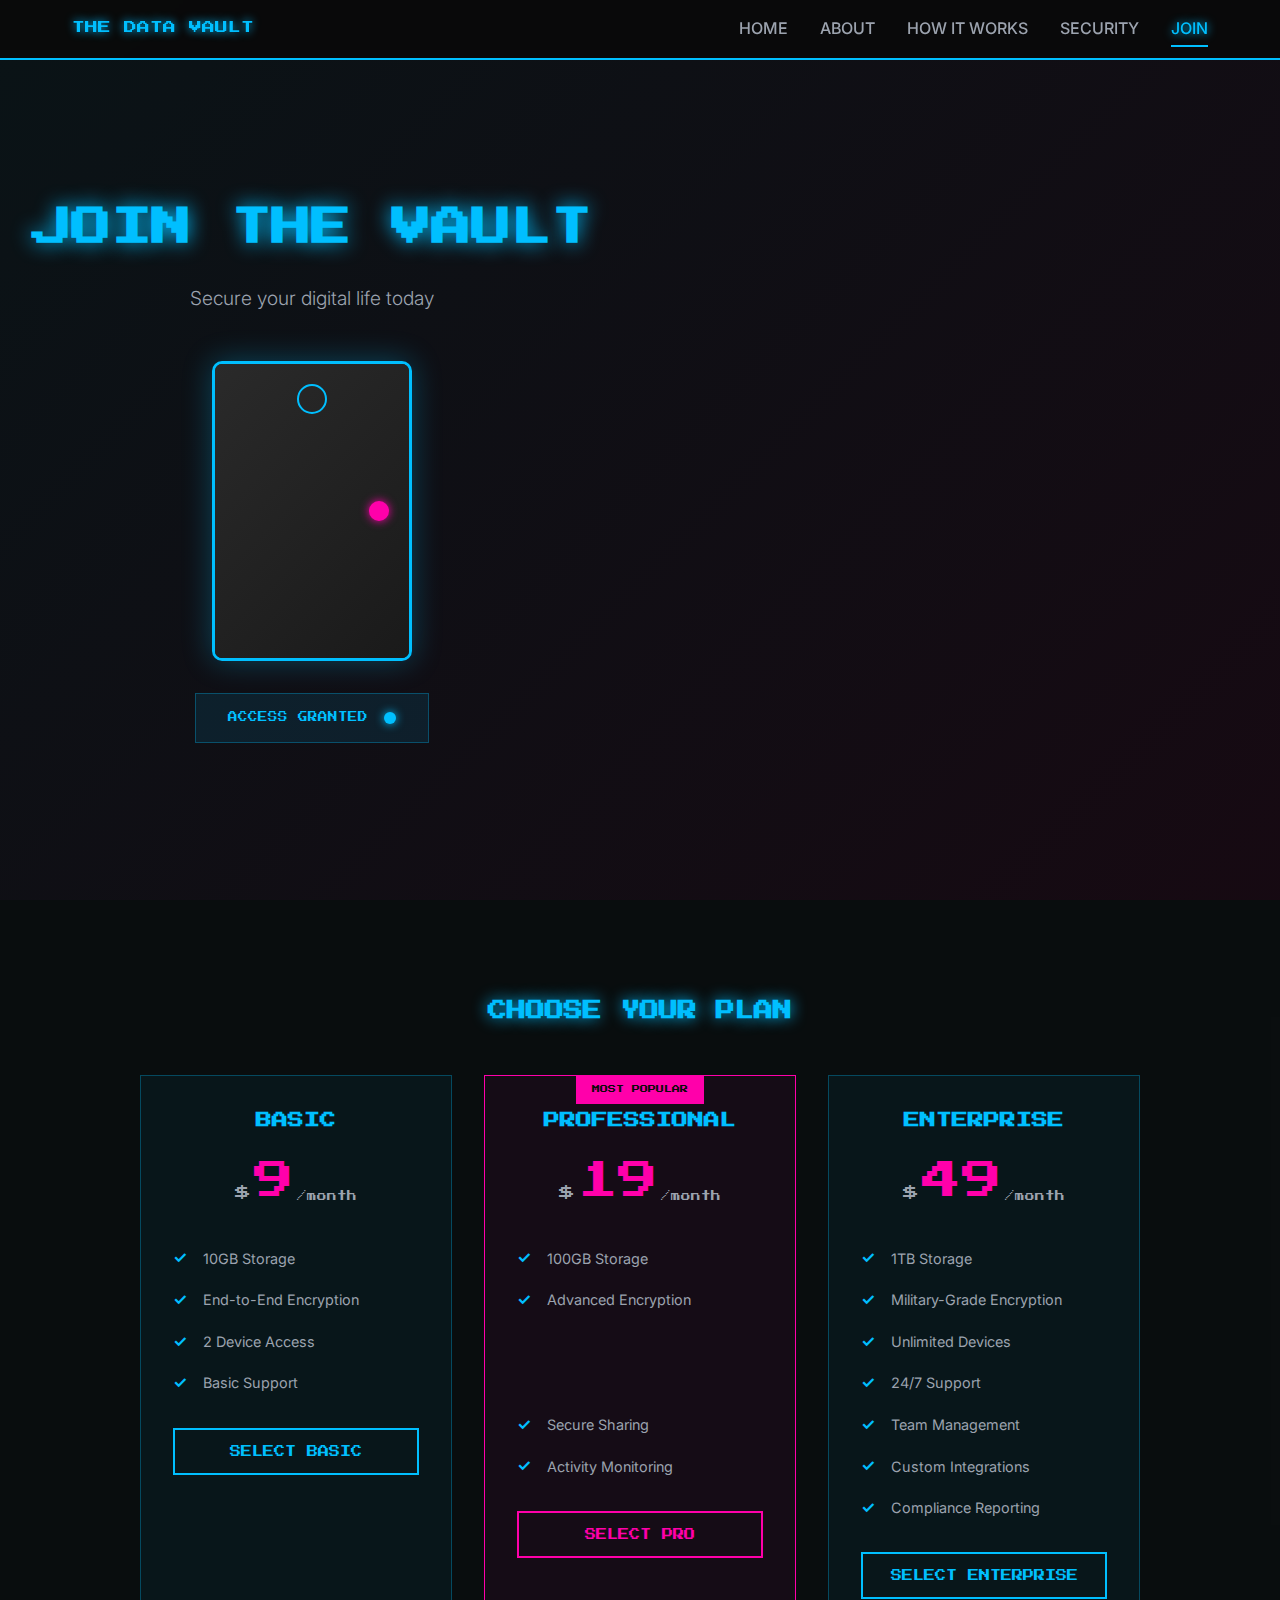
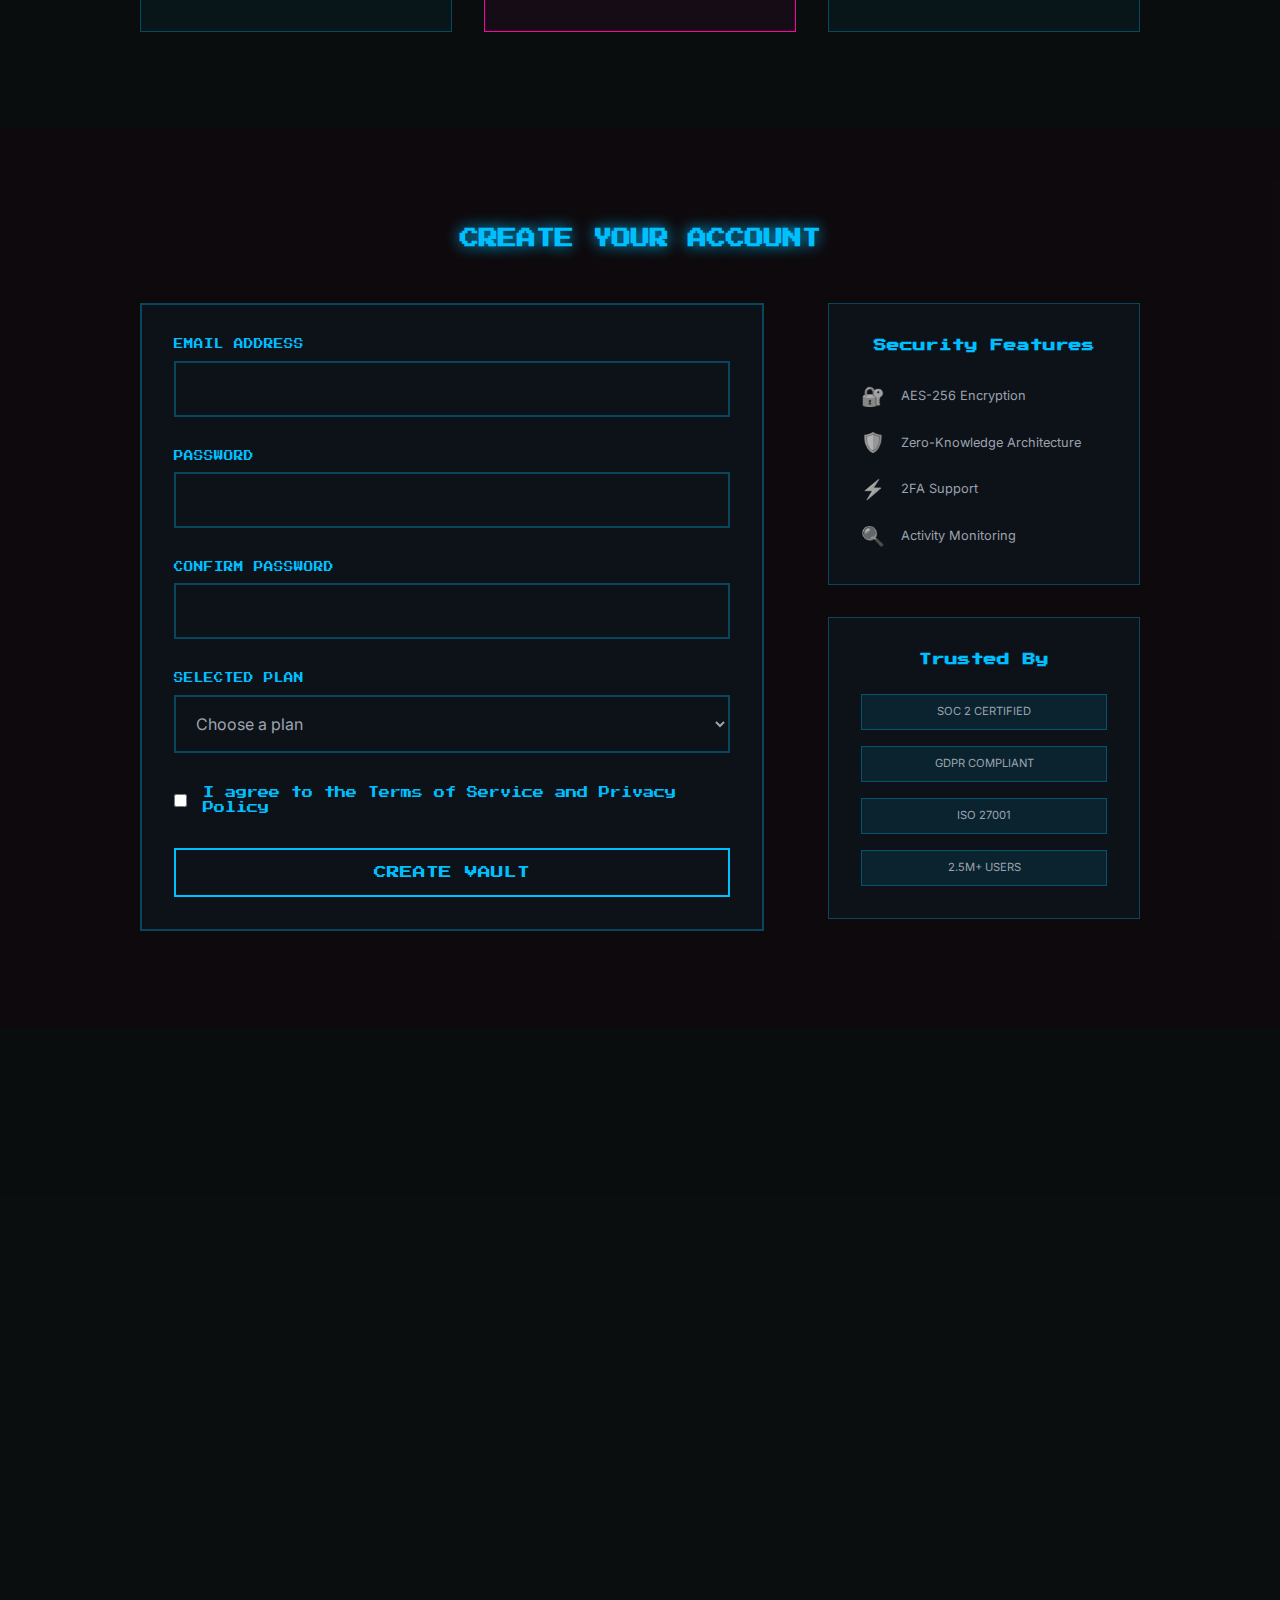
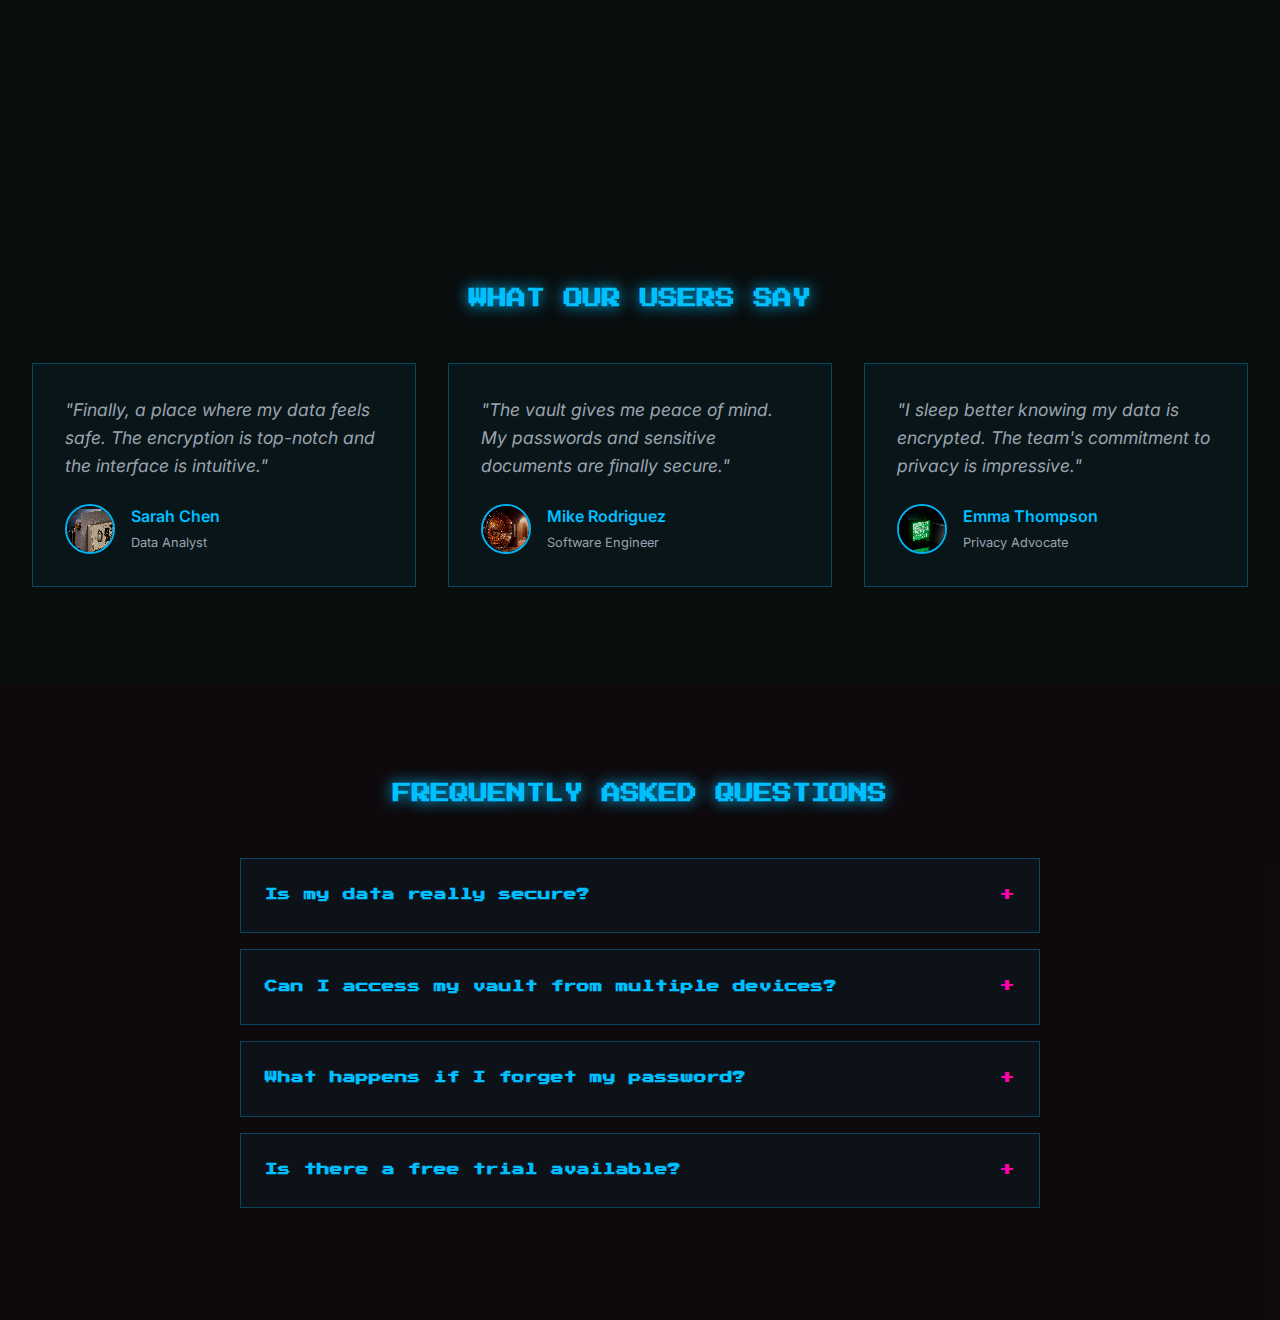
<file: join.html>
<!DOCTYPE html>
<html lang="en">
<head>
    <meta charset="UTF-8">
    <meta name="viewport" content="width=device-width, initial-scale=1.0">
    <title>The Data Vault - Join</title>
    <link rel="stylesheet" href="css/common.css">
    <link rel="stylesheet" href="css/join.css">
    <link href="https://fonts.googleapis.com/css2?family=Press+Start+2P&family=Inter:wght@300;400;500;600&display=swap" rel="stylesheet">
</head>
<body>
    <nav class="nav">
        <div class="nav-container">
            <div class="nav-logo">
                <span class="pixel-text">THE DATA VAULT</span>
            </div>
            <div class="nav-menu">
                <a href="index.html" class="nav-link">HOME</a>
                <a href="about.html" class="nav-link">ABOUT</a>
                <a href="how-it-works.html" class="nav-link">HOW IT WORKS</a>
                <a href="security.html" class="nav-link">SECURITY</a>
                <a href="join.html" class="nav-link active">JOIN</a>
            </div>
        </div>
    </nav>

    <main>
        <!-- Hero Section -->
        <section class="hero-section">
            <div class="container">
                <div class="hero-content">
                    <h1 class="main-title">JOIN THE VAULT</h1>
                    <p class="hero-subtitle">Secure your digital life today</p>
                </div>
                <div class="hero-visual">
                    <div class="vault-door">
                        <div class="door-frame">
                            <div class="door-panel">
                                <div class="door-handle"></div>
                                <div class="door-lock"></div>
                            </div>
                        </div>
                        <div class="access-indicator">
                            <span class="indicator-text">ACCESS GRANTED</span>
                            <div class="indicator-light"></div>
                        </div>
                    </div>
                </div>
            </div>
        </section>

        <!-- Pricing Plans Section -->
        <section class="pricing-section">
            <div class="container">
                <h2 class="section-title">CHOOSE YOUR PLAN</h2>
                <div class="pricing-grid">
                    <div class="pricing-card">
                        <div class="plan-header">
                            <h3>BASIC</h3>
                            <div class="plan-price">
                                <span class="currency">$</span>
                                <span class="amount">9</span>
                                <span class="period">/month</span>
                            </div>
                        </div>
                        <div class="plan-features">
                            <div class="feature-item">
                                <span class="feature-icon">✓</span>
                                <span>10GB Storage</span>
                            </div>
                            <div class="feature-item">
                                <span class="feature-icon">✓</span>
                                <span>End-to-End Encryption</span>
                            </div>
                            <div class="feature-item">
                                <span class="feature-icon">✓</span>
                                <span>2 Device Access</span>
                            </div>
                            <div class="feature-item">
                                <span class="feature-icon">✓</span>
                                <span>Basic Support</span>
                            </div>
                        </div>
                        <button class="plan-button" onclick="selectPlan('basic')">
                            <span class="button-text">SELECT BASIC</span>
                        </button>
                    </div>

                    <div class="pricing-card featured">
                        <div class="plan-badge">MOST POPULAR</div>
                        <div class="plan-header">
                            <h3>PROFESSIONAL</h3>
                            <div class="plan-price">
                                <span class="currency">$</span>
                                <span class="amount">19</span>
                                <span class="period">/month</span>
                            </div>
                        </div>
                        <div class="plan-features">
                            <div class="feature-item">
                                <span class="feature-icon">✓</span>
                                <span>100GB Storage</span>
                            </div>
                            <div class="feature-item">
                                <span class="feature-icon">✓</span>
                                <span>Advanced Encryption</span>
                            </div>
                            <div class="feature-item">
                                <span class="feature-icon">✓</span>
                                <span>5 Device Access</span>
                            </div>
                            <div class="feature-item">
                                <span class="feature-icon">✓</span>
                                <span>Priority Support</span>
                            </div>
                            <div class="feature-item">
                                <span class="feature-icon">✓</span>
                                <span>Secure Sharing</span>
                            </div>
                            <div class="feature-item">
                                <span class="feature-icon">✓</span>
                                <span>Activity Monitoring</span>
                            </div>
                        </div>
                        <button class="plan-button" onclick="selectPlan('professional')">
                            <span class="button-text">SELECT PRO</span>
                        </button>
                    </div>

                    <div class="pricing-card">
                        <div class="plan-header">
                            <h3>ENTERPRISE</h3>
                            <div class="plan-price">
                                <span class="currency">$</span>
                                <span class="amount">49</span>
                                <span class="period">/month</span>
                            </div>
                        </div>
                        <div class="plan-features">
                            <div class="feature-item">
                                <span class="feature-icon">✓</span>
                                <span>1TB Storage</span>
                            </div>
                            <div class="feature-item">
                                <span class="feature-icon">✓</span>
                                <span>Military-Grade Encryption</span>
                            </div>
                            <div class="feature-item">
                                <span class="feature-icon">✓</span>
                                <span>Unlimited Devices</span>
                            </div>
                            <div class="feature-item">
                                <span class="feature-icon">✓</span>
                                <span>24/7 Support</span>
                            </div>
                            <div class="feature-item">
                                <span class="feature-icon">✓</span>
                                <span>Team Management</span>
                            </div>
                            <div class="feature-item">
                                <span class="feature-icon">✓</span>
                                <span>Custom Integrations</span>
                            </div>
                            <div class="feature-item">
                                <span class="feature-icon">✓</span>
                                <span>Compliance Reporting</span>
                            </div>
                        </div>
                        <button class="plan-button" onclick="selectPlan('enterprise')">
                            <span class="button-text">SELECT ENTERPRISE</span>
                        </button>
                    </div>
                </div>
            </div>
        </section>

        <!-- Registration Form Section -->
        <section class="registration-section">
            <div class="container">
                <h2 class="section-title">CREATE YOUR ACCOUNT</h2>
                <div class="registration-content">
                    <div class="form-container">
                        <form class="registration-form" id="registration-form">
                            <div class="form-group">
                                <label for="email">EMAIL ADDRESS</label>
                                <input type="email" id="email" name="email" required>
                                <div class="input-glow"></div>
                            </div>
                            <div class="form-group">
                                <label for="password">PASSWORD</label>
                                <input type="password" id="password" name="password" required>
                                <div class="input-glow"></div>
                            </div>
                            <div class="form-group">
                                <label for="confirm-password">CONFIRM PASSWORD</label>
                                <input type="password" id="confirm-password" name="confirm-password" required>
                                <div class="input-glow"></div>
                            </div>
                            <div class="form-group">
                                <label for="plan">SELECTED PLAN</label>
                                <select id="plan" name="plan" required>
                                    <option value="">Choose a plan</option>
                                    <option value="basic">Basic - $9/month</option>
                                    <option value="professional">Professional - $19/month</option>
                                    <option value="enterprise">Enterprise - $49/month</option>
                                </select>
                                <div class="input-glow"></div>
                            </div>
                            <div class="form-group checkbox-group">
                                <input type="checkbox" id="terms" name="terms" required>
                                <label for="terms">I agree to the Terms of Service and Privacy Policy</label>
                            </div>
                            <button type="submit" class="submit-button">
                                <span class="button-text">CREATE VAULT</span>
                                <div class="button-glow"></div>
                            </button>
                        </form>
                    </div>
                    <div class="form-sidebar">
                        <div class="security-indicators">
                            <h3>Security Features</h3>
                            <div class="indicator-list">
                                <div class="indicator-item">
                                    <span class="indicator-icon">🔐</span>
                                    <span>AES-256 Encryption</span>
                                </div>
                                <div class="indicator-item">
                                    <span class="indicator-icon">🛡️</span>
                                    <span>Zero-Knowledge Architecture</span>
                                </div>
                                <div class="indicator-item">
                                    <span class="indicator-icon">⚡</span>
                                    <span>2FA Support</span>
                                </div>
                                <div class="indicator-item">
                                    <span class="indicator-icon">🔍</span>
                                    <span>Activity Monitoring</span>
                                </div>
                            </div>
                        </div>
                        <div class="trust-badges">
                            <h3>Trusted By</h3>
                            <div class="badge-list">
                                <div class="badge-item">SOC 2 Certified</div>
                                <div class="badge-item">GDPR Compliant</div>
                                <div class="badge-item">ISO 27001</div>
                                <div class="badge-item">2.5M+ Users</div>
                            </div>
                        </div>
                    </div>
                </div>
            </div>
        </section>

        <!-- Success Message Section -->
        <section class="success-section">
            <div class="container">
                <div class="access-message" id="access-message">
                    <div class="success-animation">
                        <div class="checkmark">
                            <div class="checkmark-circle"></div>
                            <div class="checkmark-check"></div>
                        </div>
                    </div>
                    <div class="terminal-output">
                        <span class="prompt-cursor">></span>
                        <span class="prompt-text">Access granted. Your vault is open.</span>
                    </div>
                    <div class="success-details">
                        <h3>Welcome to The Data Vault!</h3>
                        <p>Your account has been created successfully. You can now start securing your digital life.</p>
                        <div class="next-steps">
                            <h4>Next Steps:</h4>
                            <ul>
                                <li>Download our mobile app</li>
                                <li>Set up two-factor authentication</li>
                                <li>Upload your first files</li>
                                <li>Configure your security settings</li>
                            </ul>
                        </div>
                        <div class="success-actions">
                            <a href="how-it-works.html" class="action-button">
                                <span class="button-text">GET STARTED</span>
                            </a>
                            <a href="security.html" class="action-button secondary">
                                <span class="button-text">LEARN SECURITY</span>
                            </a>
                        </div>
                    </div>
                </div>
            </div>
        </section>

        <!-- Testimonials Section -->
        <section class="testimonials-section">
            <div class="container">
                <h2 class="section-title">WHAT OUR USERS SAY</h2>
                <div class="testimonials-grid">
                    <div class="testimonial-card">
                        <div class="testimonial-content">
                            <p>"Finally, a place where my data feels safe. The encryption is top-notch and the interface is intuitive."</p>
                        </div>
                        <div class="testimonial-author">
                            <img src="img/4.jpg" alt="User" class="author-image">
                            <div class="author-info">
                                <span class="author-name">Sarah Chen</span>
                                <span class="author-title">Data Analyst</span>
                            </div>
                        </div>
                    </div>
                    <div class="testimonial-card">
                        <div class="testimonial-content">
                            <p>"The vault gives me peace of mind. My passwords and sensitive documents are finally secure."</p>
                        </div>
                        <div class="testimonial-author">
                            <img src="img/5.png" alt="User" class="author-image">
                            <div class="author-info">
                                <span class="author-name">Mike Rodriguez</span>
                                <span class="author-title">Software Engineer</span>
                            </div>
                        </div>
                    </div>
                    <div class="testimonial-card">
                        <div class="testimonial-content">
                            <p>"I sleep better knowing my data is encrypted. The team's commitment to privacy is impressive."</p>
                        </div>
                        <div class="testimonial-author">
                            <img src="img/6.jfif" alt="User" class="author-image">
                            <div class="author-info">
                                <span class="author-name">Emma Thompson</span>
                                <span class="author-title">Privacy Advocate</span>
                            </div>
                        </div>
                    </div>
                </div>
            </div>
        </section>

        <!-- FAQ Section -->
        <section class="faq-section">
            <div class="container">
                <h2 class="section-title">FREQUENTLY ASKED QUESTIONS</h2>
                <div class="faq-content">
                    <div class="faq-item">
                        <div class="faq-question">
                            <h3>Is my data really secure?</h3>
                            <span class="faq-toggle">+</span>
                        </div>
                        <div class="faq-answer">
                            <p>Yes, your data is protected by military-grade AES-256 encryption. We use zero-knowledge architecture, meaning even we cannot access your data.</p>
                        </div>
                    </div>
                    <div class="faq-item">
                        <div class="faq-question">
                            <h3>Can I access my vault from multiple devices?</h3>
                            <span class="faq-toggle">+</span>
                        </div>
                        <div class="faq-answer">
                            <p>Absolutely! You can access your vault from any device with our secure apps for desktop, mobile, and web.</p>
                        </div>
                    </div>
                    <div class="faq-item">
                        <div class="faq-question">
                            <h3>What happens if I forget my password?</h3>
                            <span class="faq-toggle">+</span>
                        </div>
                        <div class="faq-answer">
                            <p>Due to our zero-knowledge architecture, we cannot reset your password. However, we provide secure recovery options and recommend using a password manager.</p>
                        </div>
                    </div>
                    <div class="faq-item">
                        <div class="faq-question">
                            <h3>Is there a free trial available?</h3>
                            <span class="faq-toggle">+</span>
                        </div>
                        <div class="faq-answer">
                            <p>Yes! We offer a 14-day free trial for all plans. No credit card required to get started.</p>
                        </div>
                    </div>
                </div>
            </div>
        </section>
    </main>

    <script src="js/common.js"></script>
    <script src="js/join.js"></script>
</body>
</html>
</file>
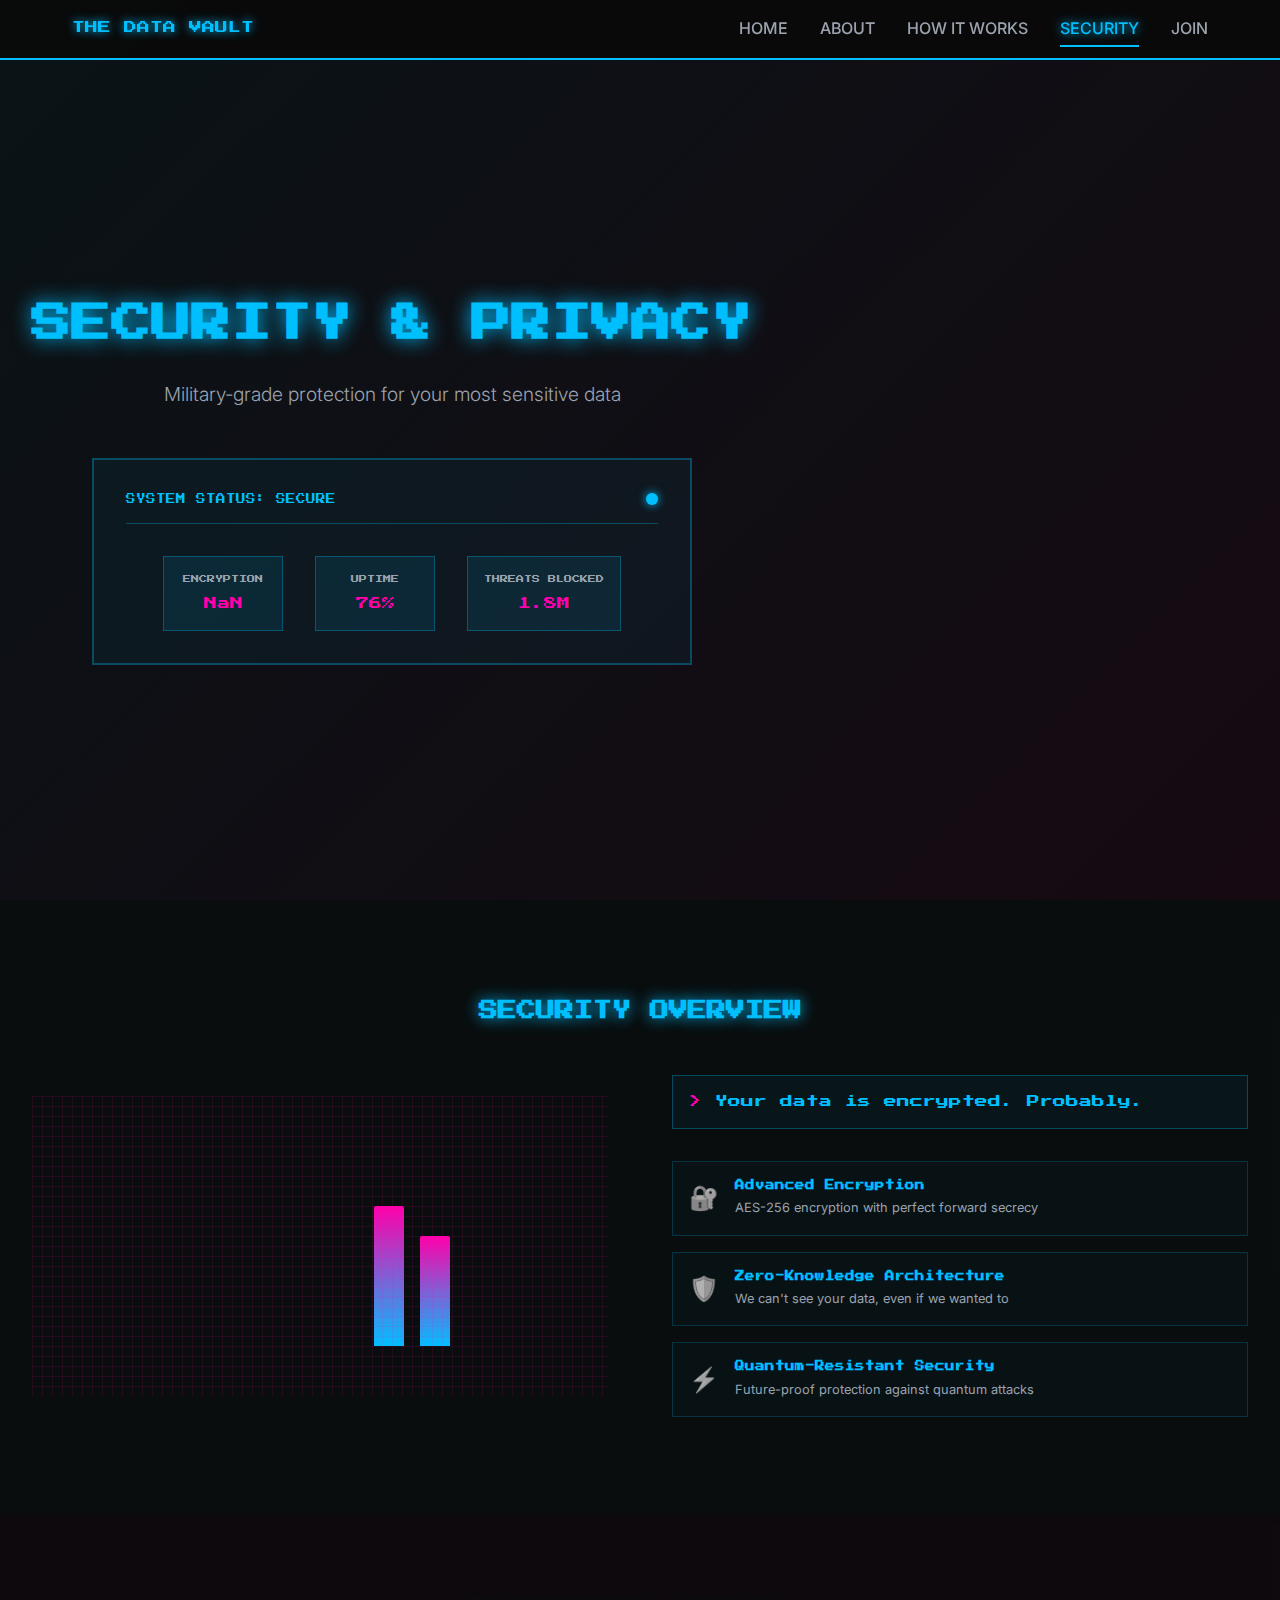
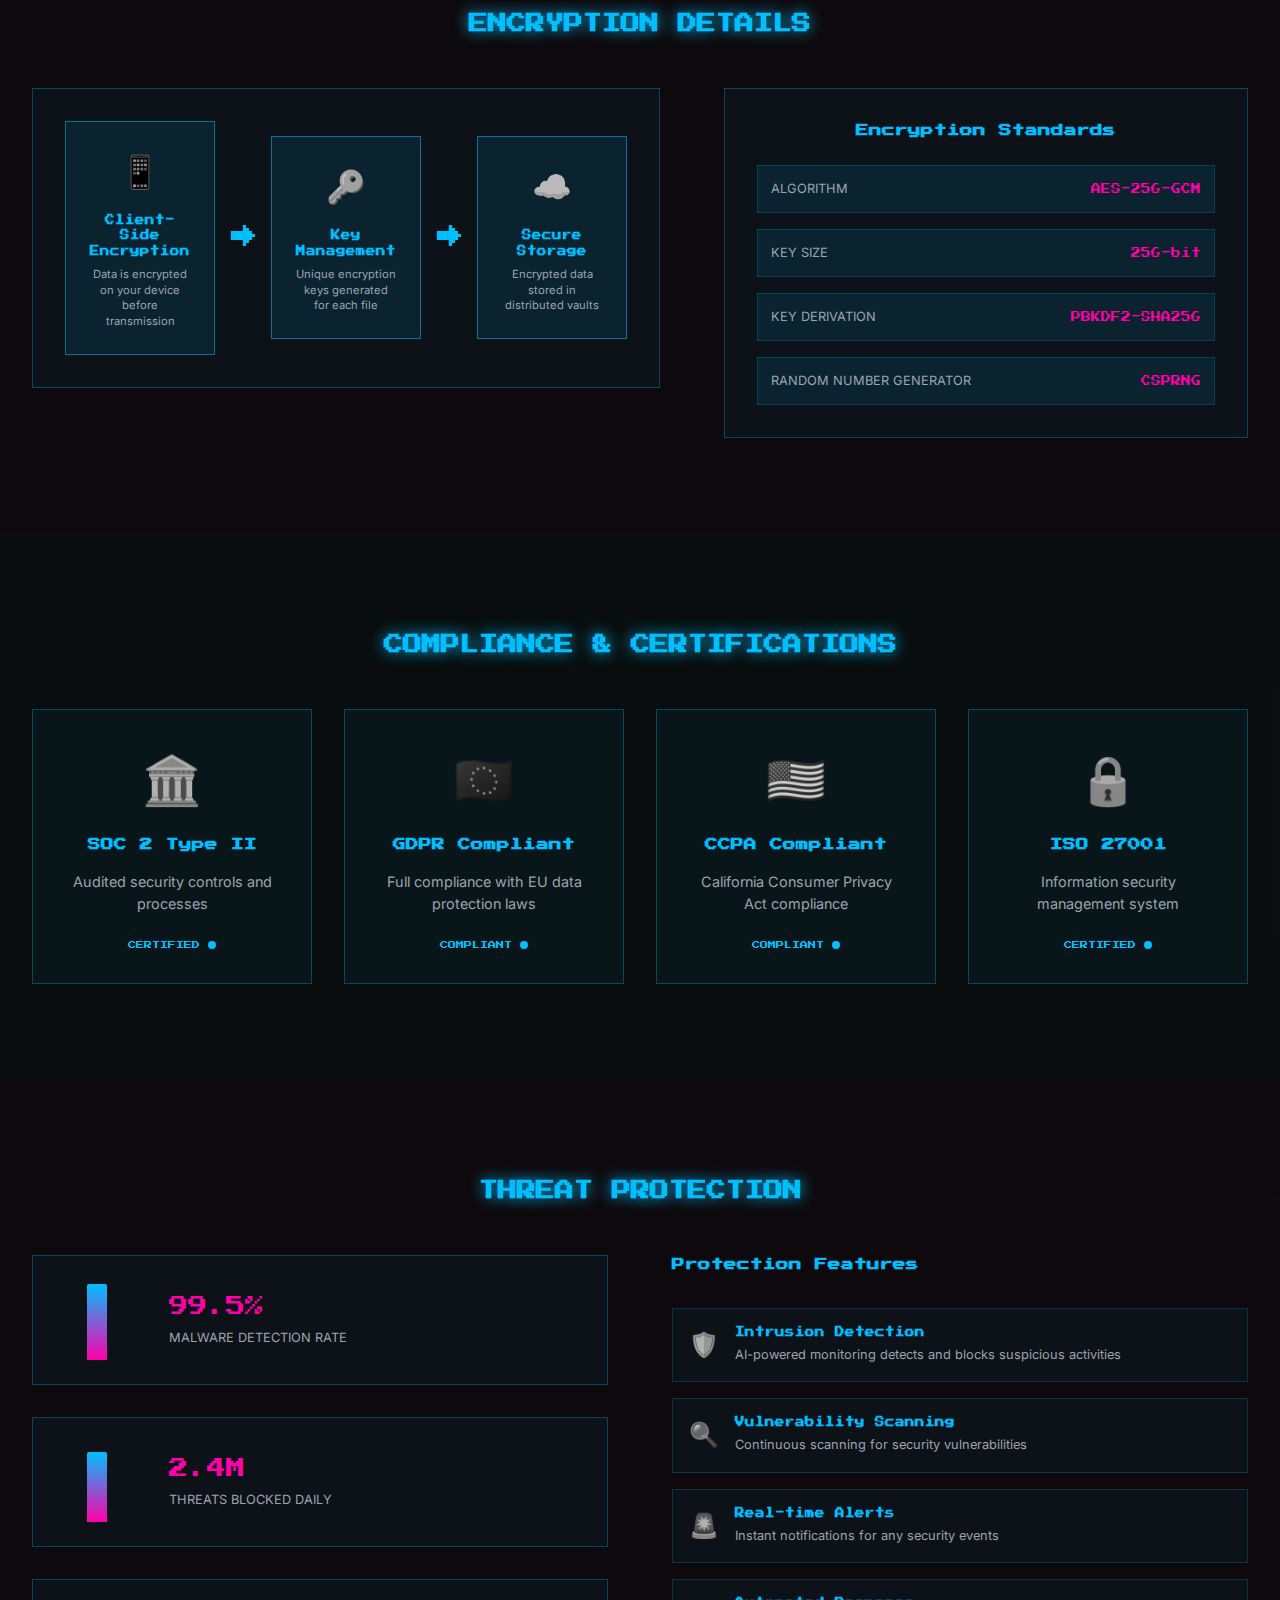
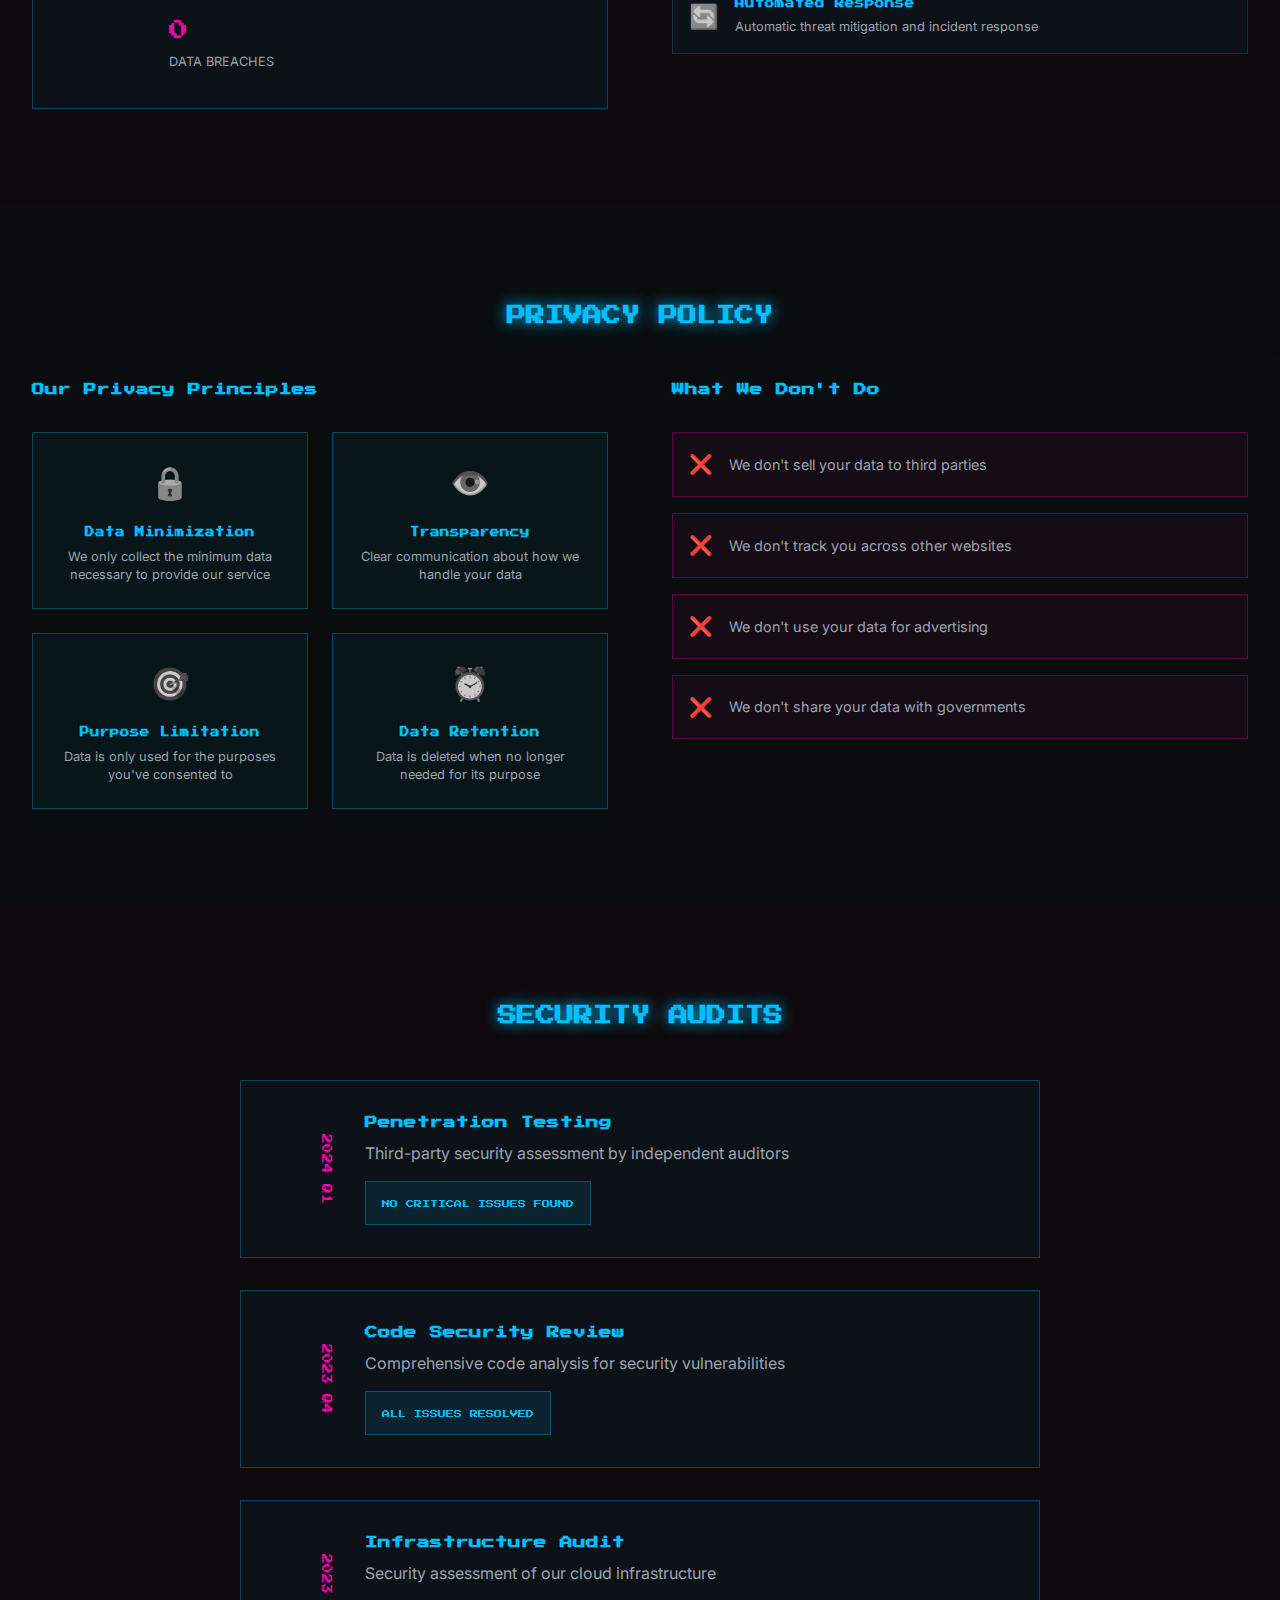
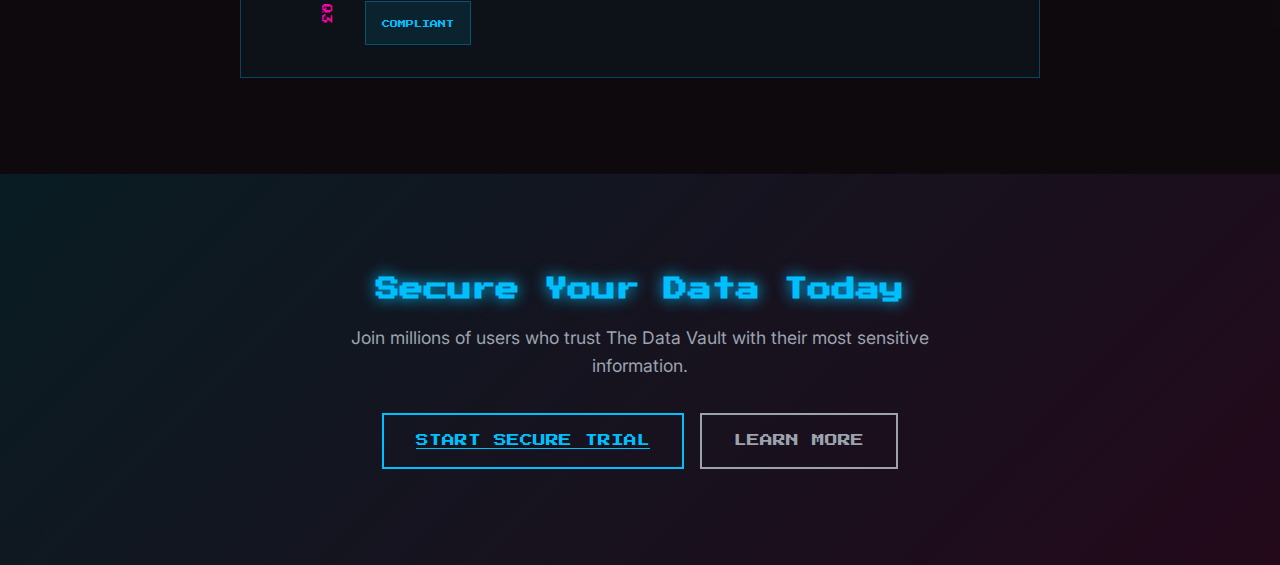
<file: security.html>
<!DOCTYPE html>
<html lang="en">
<head>
    <meta charset="UTF-8">
    <meta name="viewport" content="width=device-width, initial-scale=1.0">
    <title>The Data Vault - Security & Privacy</title>
    <link rel="stylesheet" href="css/common.css">
    <link rel="stylesheet" href="css/security.css">
    <link href="https://fonts.googleapis.com/css2?family=Press+Start+2P&family=Inter:wght@300;400;500;600&display=swap" rel="stylesheet">
</head>
<body>
    <nav class="nav">
        <div class="nav-container">
            <div class="nav-logo">
                <span class="pixel-text">THE DATA VAULT</span>
            </div>
            <div class="nav-menu">
                <a href="index.html" class="nav-link">HOME</a>
                <a href="about.html" class="nav-link">ABOUT</a>
                <a href="how-it-works.html" class="nav-link">HOW IT WORKS</a>
                <a href="security.html" class="nav-link active">SECURITY</a>
                <a href="join.html" class="nav-link">JOIN</a>
            </div>
        </div>
    </nav>

    <main>
        <!-- Hero Section -->
        <section class="hero-section">
            <div class="container">
                <div class="hero-content">
                    <h1 class="main-title">SECURITY & PRIVACY</h1>
                    <p class="hero-subtitle">Military-grade protection for your most sensitive data</p>
                </div>
                <div class="hero-visual">
                    <div class="security-dashboard">
                        <div class="dashboard-header">
                            <span class="system-status">SYSTEM STATUS: SECURE</span>
                            <div class="status-indicator"></div>
                        </div>
                        <div class="dashboard-content">
                            <div class="security-metrics">
                                <div class="metric">
                                    <span class="metric-label">ENCRYPTION</span>
                                    <span class="metric-value">AES-256</span>
                                </div>
                                <div class="metric">
                                    <span class="metric-label">UPTIME</span>
                                    <span class="metric-value">99.9%</span>
                                </div>
                                <div class="metric">
                                    <span class="metric-label">THREATS BLOCKED</span>
                                    <span class="metric-value">2.4M</span>
                                </div>
                            </div>
                        </div>
                    </div>
                </div>
            </div>
        </section>

        <!-- Security Overview Section -->
        <section class="security-overview">
            <div class="container">
                <h2 class="section-title">SECURITY OVERVIEW</h2>
                <div class="overview-content">
                    <div class="security-visual">
                        <div class="bar-chart">
                            <div class="bar" style="height: 60%; animation-delay: 0s;"></div>
                            <div class="bar" style="height: 80%; animation-delay: 0.2s;"></div>
                            <div class="bar" style="height: 45%; animation-delay: 0.4s;"></div>
                            <div class="bar" style="height: 90%; animation-delay: 0.6s;"></div>
                            <div class="bar" style="height: 70%; animation-delay: 0.8s;"></div>
                            <div class="bar" style="height: 55%; animation-delay: 1s;"></div>
                        </div>
                        <div class="pixel-layer"></div>
                    </div>
                    <div class="security-text">
                        <div class="system-prompt">
                            <span class="prompt-cursor">></span>
                            <span class="prompt-text">Your data is encrypted. Probably.</span>
                        </div>
                        <div class="security-features">
                            <div class="feature">
                                <span class="feature-icon">🔐</span>
                                <div class="feature-content">
                                    <h3>Advanced Encryption</h3>
                                    <p>AES-256 encryption with perfect forward secrecy</p>
                                </div>
                            </div>
                            <div class="feature">
                                <span class="feature-icon">🛡️</span>
                                <div class="feature-content">
                                    <h3>Zero-Knowledge Architecture</h3>
                                    <p>We can't see your data, even if we wanted to</p>
                                </div>
                            </div>
                            <div class="feature">
                                <span class="feature-icon">⚡</span>
                                <div class="feature-content">
                                    <h3>Quantum-Resistant Security</h3>
                                    <p>Future-proof protection against quantum attacks</p>
                                </div>
                            </div>
                        </div>
                    </div>
                </div>
            </div>
        </section>

        <!-- Encryption Details Section -->
        <section class="encryption-section">
            <div class="container">
                <h2 class="section-title">ENCRYPTION DETAILS</h2>
                <div class="encryption-content">
                    <div class="encryption-flow">
                        <div class="flow-step">
                            <div class="step-icon">📱</div>
                            <h3>Client-Side Encryption</h3>
                            <p>Data is encrypted on your device before transmission</p>
                        </div>
                        <div class="flow-arrow">→</div>
                        <div class="flow-step">
                            <div class="step-icon">🔑</div>
                            <h3>Key Management</h3>
                            <p>Unique encryption keys generated for each file</p>
                        </div>
                        <div class="flow-arrow">→</div>
                        <div class="flow-step">
                            <div class="step-icon">☁️</div>
                            <h3>Secure Storage</h3>
                            <p>Encrypted data stored in distributed vaults</p>
                        </div>
                    </div>
                    <div class="encryption-specs">
                        <div class="spec-card">
                            <h3>Encryption Standards</h3>
                            <div class="spec-list">
                                <div class="spec-item">
                                    <span class="spec-label">Algorithm</span>
                                    <span class="spec-value">AES-256-GCM</span>
                                </div>
                                <div class="spec-item">
                                    <span class="spec-label">Key Size</span>
                                    <span class="spec-value">256-bit</span>
                                </div>
                                <div class="spec-item">
                                    <span class="spec-label">Key Derivation</span>
                                    <span class="spec-value">PBKDF2-SHA256</span>
                                </div>
                                <div class="spec-item">
                                    <span class="spec-label">Random Number Generator</span>
                                    <span class="spec-value">CSPRNG</span>
                                </div>
                            </div>
                        </div>
                    </div>
                </div>
            </div>
        </section>

        <!-- Compliance Section -->
        <section class="compliance-section">
            <div class="container">
                <h2 class="section-title">COMPLIANCE & CERTIFICATIONS</h2>
                <div class="compliance-grid">
                    <div class="compliance-card">
                        <div class="compliance-icon">🏛️</div>
                        <h3>SOC 2 Type II</h3>
                        <p>Audited security controls and processes</p>
                        <div class="compliance-status">
                            <span class="status-text">CERTIFIED</span>
                            <div class="status-dot"></div>
                        </div>
                    </div>
                    <div class="compliance-card">
                        <div class="compliance-icon">🇪🇺</div>
                        <h3>GDPR Compliant</h3>
                        <p>Full compliance with EU data protection laws</p>
                        <div class="compliance-status">
                            <span class="status-text">COMPLIANT</span>
                            <div class="status-dot"></div>
                        </div>
                    </div>
                    <div class="compliance-card">
                        <div class="compliance-icon">🇺🇸</div>
                        <h3>CCPA Compliant</h3>
                        <p>California Consumer Privacy Act compliance</p>
                        <div class="compliance-status">
                            <span class="status-text">COMPLIANT</span>
                            <div class="status-dot"></div>
                        </div>
                    </div>
                    <div class="compliance-card">
                        <div class="compliance-icon">🔒</div>
                        <h3>ISO 27001</h3>
                        <p>Information security management system</p>
                        <div class="compliance-status">
                            <span class="status-text">CERTIFIED</span>
                            <div class="status-dot"></div>
                        </div>
                    </div>
                </div>
            </div>
        </section>

        <!-- Threat Protection Section -->
        <section class="threat-protection">
            <div class="container">
                <h2 class="section-title">THREAT PROTECTION</h2>
                <div class="threat-content">
                    <div class="threat-stats">
                        <div class="threat-stat">
                            <div class="stat-visual">
                                <div class="threat-bar" style="height: 95%;"></div>
                            </div>
                            <div class="stat-info">
                                <span class="stat-number">99.5%</span>
                                <span class="stat-label">Malware Detection Rate</span>
                            </div>
                        </div>
                        <div class="threat-stat">
                            <div class="stat-visual">
                                <div class="threat-bar" style="height: 88%;"></div>
                            </div>
                            <div class="stat-info">
                                <span class="stat-number">2.4M</span>
                                <span class="stat-label">Threats Blocked Daily</span>
                            </div>
                        </div>
                        <div class="threat-stat">
                            <div class="stat-visual">
                                <div class="threat-bar" style="height: 92%;"></div>
                            </div>
                            <div class="stat-info">
                                <span class="stat-number">0</span>
                                <span class="stat-label">Data Breaches</span>
                            </div>
                        </div>
                    </div>
                    <div class="threat-features">
                        <h3>Protection Features</h3>
                        <div class="feature-list">
                            <div class="protection-feature">
                                <span class="feature-icon">🛡️</span>
                                <div class="feature-details">
                                    <h4>Intrusion Detection</h4>
                                    <p>AI-powered monitoring detects and blocks suspicious activities</p>
                                </div>
                            </div>
                            <div class="protection-feature">
                                <span class="feature-icon">🔍</span>
                                <div class="feature-details">
                                    <h4>Vulnerability Scanning</h4>
                                    <p>Continuous scanning for security vulnerabilities</p>
                                </div>
                            </div>
                            <div class="protection-feature">
                                <span class="feature-icon">🚨</span>
                                <div class="feature-details">
                                    <h4>Real-time Alerts</h4>
                                    <p>Instant notifications for any security events</p>
                                </div>
                            </div>
                            <div class="protection-feature">
                                <span class="feature-icon">🔄</span>
                                <div class="feature-details">
                                    <h4>Automated Response</h4>
                                    <p>Automatic threat mitigation and incident response</p>
                                </div>
                            </div>
                        </div>
                    </div>
                </div>
            </div>
        </section>

        <!-- Privacy Policy Section -->
        <section class="privacy-policy">
            <div class="container">
                <h2 class="section-title">PRIVACY POLICY</h2>
                <div class="policy-content">
                    <div class="policy-principles">
                        <h3>Our Privacy Principles</h3>
                        <div class="principles-grid">
                            <div class="principle">
                                <div class="principle-icon">🔒</div>
                                <h4>Data Minimization</h4>
                                <p>We only collect the minimum data necessary to provide our service</p>
                            </div>
                            <div class="principle">
                                <div class="principle-icon">👁️</div>
                                <h4>Transparency</h4>
                                <p>Clear communication about how we handle your data</p>
                            </div>
                            <div class="principle">
                                <div class="principle-icon">🎯</div>
                                <h4>Purpose Limitation</h4>
                                <p>Data is only used for the purposes you've consented to</p>
                            </div>
                            <div class="principle">
                                <div class="principle-icon">⏰</div>
                                <h4>Data Retention</h4>
                                <p>Data is deleted when no longer needed for its purpose</p>
                            </div>
                        </div>
                    </div>
                    <div class="policy-details">
                        <h3>What We Don't Do</h3>
                        <div class="dont-do-list">
                            <div class="dont-item">
                                <span class="dont-icon">❌</span>
                                <span>We don't sell your data to third parties</span>
                            </div>
                            <div class="dont-item">
                                <span class="dont-icon">❌</span>
                                <span>We don't track you across other websites</span>
                            </div>
                            <div class="dont-item">
                                <span class="dont-icon">❌</span>
                                <span>We don't use your data for advertising</span>
                            </div>
                            <div class="dont-item">
                                <span class="dont-icon">❌</span>
                                <span>We don't share your data with governments</span>
                            </div>
                        </div>
                    </div>
                </div>
            </div>
        </section>

        <!-- Security Audit Section -->
        <section class="security-audit">
            <div class="container">
                <h2 class="section-title">SECURITY AUDITS</h2>
                <div class="audit-content">
                    <div class="audit-timeline">
                        <div class="audit-item">
                            <div class="audit-date">2024 Q1</div>
                            <div class="audit-details">
                                <h3>Penetration Testing</h3>
                                <p>Third-party security assessment by independent auditors</p>
                                <div class="audit-result">
                                    <span class="result-text">NO CRITICAL ISSUES FOUND</span>
                                </div>
                            </div>
                        </div>
                        <div class="audit-item">
                            <div class="audit-date">2023 Q4</div>
                            <div class="audit-details">
                                <h3>Code Security Review</h3>
                                <p>Comprehensive code analysis for security vulnerabilities</p>
                                <div class="audit-result">
                                    <span class="result-text">ALL ISSUES RESOLVED</span>
                                </div>
                            </div>
                        </div>
                        <div class="audit-item">
                            <div class="audit-date">2023 Q3</div>
                            <div class="audit-details">
                                <h3>Infrastructure Audit</h3>
                                <p>Security assessment of our cloud infrastructure</p>
                                <div class="audit-result">
                                    <span class="result-text">COMPLIANT</span>
                                </div>
                            </div>
                        </div>
                    </div>
                </div>
            </div>
        </section>

        <!-- CTA Section -->
        <section class="cta-section">
            <div class="container">
                <div class="cta-content">
                    <h2>Secure Your Data Today</h2>
                    <p>Join millions of users who trust The Data Vault with their most sensitive information.</p>
                    <div class="cta-buttons">
                        <a href="join.html" class="vault-button">
                            <span class="button-text">START SECURE TRIAL</span>
                            <div class="button-glow"></div>
                        </a>
                        <a href="how-it-works.html" class="secondary-button">
                            <span class="button-text">LEARN MORE</span>
                        </a>
                    </div>
                </div>
            </div>
        </section>
    </main>

    <script src="js/common.js"></script>
    <script src="js/security.js"></script>
</body>
</html>
</file>
<file: css/home.css>
/* Home Page Specific Styles */

/* Hero Section */
.hero-section {
    min-height: 100vh;
    display: flex;
    align-items: center;
    justify-content: center;
    position: relative;
    padding: 6rem 2rem 2rem;
}

.hero-container {
    position: relative;
    width: 100%;
    max-width: 1200px;
    text-align: center;
    z-index: 2;
}

.pixel-background {
    position: absolute;
    top: 0;
    left: 0;
    right: 0;
    bottom: 0;
    z-index: -1;
}

.loading-bar {
    position: absolute;
    top: 20%;
    left: 50%;
    transform: translateX(-50%);
    width: 300px;
    height: 4px;
    background: rgba(156, 163, 175, 0.2);
    border-radius: 2px;
    overflow: hidden;
}

.floating-particles {
    position: absolute;
    top: 0;
    left: 0;
    right: 0;
    bottom: 0;
    background-image: 
        radial-gradient(2px 2px at 20px 30px, #00BFFF, transparent),
        radial-gradient(2px 2px at 40px 70px, #FF00AA, transparent),
        radial-gradient(1px 1px at 90px 40px, #00BFFF, transparent),
        radial-gradient(1px 1px at 130px 80px, #FF00AA, transparent);
    background-repeat: repeat;
    background-size: 150px 100px;
    animation: float 20s linear infinite;
}

@keyframes float {
    0% { transform: translateY(0px); }
    100% { transform: translateY(-100px); }
}

.hero-subtitle {
    font-size: 1.2rem;
    color: #9CA3AF;
    margin-bottom: 2rem;
    font-weight: 300;
}

.terminal-output {
    margin-top: 2rem;
    font-family: 'Press Start 2P', monospace;
    font-size: 0.6rem;
    color: #00BFFF;
    opacity: 0;
    transition: opacity 0.5s ease;
}

/* Features Preview Section */
.features-preview {
    padding: 6rem 2rem;
    background: rgba(0, 191, 255, 0.02);
}

.container {
    max-width: 1200px;
    margin: 0 auto;
}

.features-grid {
    display: grid;
    grid-template-columns: repeat(auto-fit, minmax(300px, 1fr));
    gap: 2rem;
    margin-bottom: 4rem;
}

.feature-card {
    background: rgba(0, 191, 255, 0.05);
    border: 1px solid rgba(0, 191, 255, 0.3);
    padding: 2rem;
    text-align: center;
    transition: all 0.3s ease;
    position: relative;
    overflow: hidden;
}

.feature-card:hover {
    border-color: #00BFFF;
    background: rgba(0, 191, 255, 0.1);
    box-shadow: 0 0 30px rgba(0, 191, 255, 0.3);
    transform: translateY(-5px);
}

.feature-card::before {
    content: '';
    position: absolute;
    top: 0;
    left: -100%;
    width: 100%;
    height: 100%;
    background: linear-gradient(90deg, transparent, rgba(0, 191, 255, 0.1), transparent);
    transition: left 0.5s ease;
}

.feature-card:hover::before {
    left: 100%;
}

.feature-icon {
    font-size: 3rem;
    margin-bottom: 1rem;
    filter: grayscale(1) brightness(0.8);
}

.feature-card h3 {
    font-family: 'Press Start 2P', monospace;
    font-size: 0.8rem;
    color: #00BFFF;
    margin-bottom: 1rem;
}

.feature-card p {
    color: #9CA3AF;
    margin-bottom: 1.5rem;
    font-size: 0.9rem;
}

.feature-stats {
    display: flex;
    flex-direction: column;
    align-items: center;
    gap: 0.5rem;
}

.stat-number {
    font-family: 'Press Start 2P', monospace;
    font-size: 1.2rem;
    color: #FF00AA;
}

.stat-label {
    font-size: 0.7rem;
    color: #9CA3AF;
    text-transform: uppercase;
}

/* Data Statistics Section */
.data-stats {
    padding: 6rem 2rem;
    background: rgba(255, 0, 170, 0.02);
}

.stats-container {
    display: grid;
    grid-template-columns: repeat(auto-fit, minmax(250px, 1fr));
    gap: 3rem;
    margin-bottom: 3rem;
}

.stat-item {
    display: flex;
    align-items: center;
    gap: 2rem;
    padding: 2rem;
    background: rgba(0, 191, 255, 0.05);
    border: 1px solid rgba(0, 191, 255, 0.3);
    transition: all 0.3s ease;
}

.stat-item:hover {
    border-color: #00BFFF;
    background: rgba(0, 191, 255, 0.1);
    box-shadow: 0 0 20px rgba(0, 191, 255, 0.3);
}

.stat-visual {
    width: 100px;
    height: 100px;
    position: relative;
    display: flex;
    align-items: end;
    justify-content: center;
}

.data-bar {
    width: 20px;
    background: linear-gradient(to top, #00BFFF, #FF00AA);
    border-radius: 2px 2px 0 0;
    animation: bar-grow 2s ease-in-out infinite;
}

@keyframes bar-grow {
    0%, 100% { transform: scaleY(0.5); }
    50% { transform: scaleY(1); }
}

.stat-info {
    display: flex;
    flex-direction: column;
    gap: 0.5rem;
}

.stat-info .stat-number {
    font-family: 'Press Start 2P', monospace;
    font-size: 1.5rem;
    color: #FF00AA;
}

.stat-info .stat-label {
    font-size: 0.8rem;
    color: #9CA3AF;
    text-transform: uppercase;
}

.terminal-message {
    text-align: center;
    font-family: 'Press Start 2P', monospace;
    font-size: 0.8rem;
    color: #00BFFF;
    padding: 1rem;
    border: 1px solid rgba(0, 191, 255, 0.3);
    background: rgba(0, 191, 255, 0.05);
    max-width: 600px;
    margin: 0 auto;
}

/* Testimonials Section */
.testimonials {
    padding: 6rem 2rem;
    background: rgba(0, 191, 255, 0.02);
}

.testimonials-grid {
    display: grid;
    grid-template-columns: repeat(auto-fit, minmax(350px, 1fr));
    gap: 2rem;
}

.testimonial-card {
    background: rgba(0, 191, 255, 0.05);
    border: 1px solid rgba(0, 191, 255, 0.3);
    padding: 2rem;
    transition: all 0.3s ease;
}

.testimonial-card:hover {
    border-color: #00BFFF;
    background: rgba(0, 191, 255, 0.1);
    box-shadow: 0 0 20px rgba(0, 191, 255, 0.3);
}

.testimonial-content {
    margin-bottom: 1.5rem;
}

.testimonial-content p {
    font-size: 1.1rem;
    color: #9CA3AF;
    font-style: italic;
    line-height: 1.6;
}

.testimonial-author {
    display: flex;
    align-items: center;
    gap: 1rem;
}

.author-image {
    width: 50px;
    height: 50px;
    border-radius: 50%;
    object-fit: cover;
    filter: contrast(1.2) brightness(0.8) saturate(1.5);
    image-rendering: pixelated;
    border: 2px solid #00BFFF;
}

.author-info {
    display: flex;
    flex-direction: column;
    gap: 0.2rem;
}

.author-name {
    font-weight: 600;
    color: #00BFFF;
}

.author-title {
    font-size: 0.8rem;
    color: #9CA3AF;
}

/* CTA Section */
.cta-section {
    padding: 6rem 2rem;
    background: linear-gradient(135deg, rgba(0, 191, 255, 0.1), rgba(255, 0, 170, 0.1));
    text-align: center;
}

.cta-content h2 {
    font-family: 'Press Start 2P', monospace;
    font-size: 1.5rem;
    color: #00BFFF;
    margin-bottom: 1rem;
    text-shadow: 0 0 15px #00BFFF;
}

.cta-content p {
    font-size: 1.1rem;
    color: #9CA3AF;
    margin-bottom: 2rem;
    max-width: 600px;
    margin-left: auto;
    margin-right: auto;
}

.cta-buttons {
    display: flex;
    gap: 1rem;
    justify-content: center;
    flex-wrap: wrap;
}

.secondary-button {
    background: transparent;
    border: 2px solid #9CA3AF;
    color: #9CA3AF;
    padding: 1rem 2rem;
    font-family: 'Press Start 2P', monospace;
    font-size: 0.8rem;
    text-decoration: none;
    transition: all 0.3s ease;
    position: relative;
    overflow: hidden;
}

.secondary-button:hover {
    border-color: #00BFFF;
    color: #00BFFF;
    box-shadow: 0 0 20px rgba(0, 191, 255, 0.3);
}

/* Responsive Design */
@media (max-width: 768px) {
    .hero-section {
        padding: 4rem 1rem 2rem;
    }
    
    .features-preview,
    .data-stats,
    .testimonials,
    .cta-section {
        padding: 4rem 1rem;
    }
    
    .features-grid {
        grid-template-columns: 1fr;
    }
    
    .stats-container {
        grid-template-columns: 1fr;
    }
    
    .stat-item {
        flex-direction: column;
        text-align: center;
    }
    
    .testimonials-grid {
        grid-template-columns: 1fr;
    }
    
    .cta-buttons {
        flex-direction: column;
        align-items: center;
    }
    
    .secondary-button,
    .vault-button {
        width: 100%;
        max-width: 300px;
    }
}
</file>
<file: css/about.css>
/* About Page Specific Styles */

/* About Hero Section */
.about-hero {
    min-height: 100vh;
    display: flex;
    align-items: center;
    padding: 6rem 2rem 2rem;
    background: linear-gradient(135deg, rgba(0, 191, 255, 0.05), rgba(255, 0, 170, 0.05));
}

.about-hero .container {
    max-width: 1200px;
    margin: 0 auto;
    display: grid;
    grid-template-columns: 1fr 1fr;
    gap: 4rem;
    align-items: center;
}

.hero-content {
    text-align: left;
}

.hero-subtitle {
    font-size: 1.2rem;
    color: #9CA3AF;
    margin-top: 1rem;
    font-weight: 300;
}

.hero-visual {
    text-align: center;
}

.hero-image {
    width: 100%;
    max-width: 500px;
    height: 400px;
    object-fit: cover;
    filter: contrast(1.2) brightness(0.8) saturate(1.5);
    image-rendering: pixelated;
    border: 3px solid #00BFFF;
    box-shadow: 0 0 30px rgba(0, 191, 255, 0.3);
}

/* Mission Section */
.mission-section {
    padding: 6rem 2rem;
    background: rgba(0, 191, 255, 0.02);
}

.mission-content {
    display: grid;
    grid-template-columns: 1fr 1fr;
    gap: 4rem;
    align-items: center;
}

.mission-statement {
    font-size: 1.2rem;
    color: #9CA3AF;
    line-height: 1.8;
    margin-bottom: 2rem;
}

.mission-stats {
    display: flex;
    gap: 2rem;
    flex-wrap: wrap;
}

.mission-stats .stat {
    display: flex;
    flex-direction: column;
    align-items: center;
    text-align: center;
}

.mission-stats .stat-number {
    font-family: 'Press Start 2P', monospace;
    font-size: 1.5rem;
    color: #FF00AA;
    margin-bottom: 0.5rem;
}

.mission-stats .stat-label {
    font-size: 0.8rem;
    color: #9CA3AF;
    text-transform: uppercase;
}

.data-flow {
    display: flex;
    align-items: center;
    justify-content: center;
    gap: 1rem;
    padding: 2rem;
    background: rgba(0, 191, 255, 0.05);
    border: 1px solid rgba(0, 191, 255, 0.3);
}

.flow-item {
    display: flex;
    flex-direction: column;
    align-items: center;
    gap: 0.5rem;
    text-align: center;
}

.flow-icon {
    font-size: 2rem;
    filter: grayscale(1) brightness(0.8);
}

.flow-item span {
    font-size: 0.8rem;
    color: #9CA3AF;
    text-transform: uppercase;
}

.flow-arrow {
    font-family: 'Press Start 2P', monospace;
    font-size: 1.5rem;
    color: #00BFFF;
    animation: pulse 2s infinite;
}

/* Quotes Section */
.quotes-section {
    padding: 6rem 2rem;
    background: rgba(255, 0, 170, 0.02);
}

.quotes-grid {
    display: grid;
    grid-template-columns: repeat(auto-fit, minmax(500px, 1fr));
    gap: 3rem;
}

.quote-module {
    display: flex;
    gap: 2rem;
    padding: 2rem;
    border: 1px solid rgba(0, 191, 255, 0.3);
    background: rgba(0, 191, 255, 0.05);
    transition: all 0.3s ease;
}

.quote-module:hover {
    border-color: #00BFFF;
    background: rgba(0, 191, 255, 0.1);
    box-shadow: 0 0 20px rgba(0, 191, 255, 0.3);
}

.quote-image {
    flex-shrink: 0;
}

.quote-image .pixel-image {
    width: 150px;
    height: 150px;
    object-fit: cover;
}

.quote-content {
    flex: 1;
}

.quote {
    font-size: 1.5rem;
    font-weight: 600;
    color: #00BFFF;
    margin-bottom: 1rem;
    font-style: italic;
}

.quote-attribution {
    font-size: 0.9rem;
    color: #9CA3AF;
    font-weight: 300;
    margin-bottom: 1rem;
}

.quote-explanation {
    font-size: 0.9rem;
    color: #9CA3AF;
    line-height: 1.6;
}

/* Crisis Section */
.crisis-section {
    padding: 6rem 2rem;
    background: rgba(0, 191, 255, 0.02);
}

.crisis-content {
    display: grid;
    grid-template-columns: 1fr 1fr;
    gap: 4rem;
    align-items: start;
}

.crisis-stats {
    display: flex;
    flex-direction: column;
    gap: 2rem;
}

.crisis-stat {
    display: flex;
    align-items: center;
    gap: 2rem;
    padding: 1.5rem;
    background: rgba(0, 191, 255, 0.05);
    border: 1px solid rgba(0, 191, 255, 0.3);
    transition: all 0.3s ease;
}

.crisis-stat:hover {
    border-color: #00BFFF;
    background: rgba(0, 191, 255, 0.1);
    box-shadow: 0 0 15px rgba(0, 191, 255, 0.3);
}

.stat-visual {
    width: 80px;
    height: 80px;
    display: flex;
    align-items: end;
    justify-content: center;
}

.stat-bar {
    width: 20px;
    background: linear-gradient(to top, #FF00AA, #00BFFF);
    border-radius: 2px 2px 0 0;
    animation: bar-grow 2s ease-in-out infinite;
}

.stat-info {
    display: flex;
    flex-direction: column;
    gap: 0.3rem;
}

.stat-info .stat-number {
    font-family: 'Press Start 2P', monospace;
    font-size: 1.2rem;
    color: #FF00AA;
}

.stat-info .stat-label {
    font-size: 0.8rem;
    color: #9CA3AF;
    text-transform: uppercase;
}

.crisis-text h3 {
    font-family: 'Press Start 2P', monospace;
    font-size: 0.8rem;
    color: #00BFFF;
    margin-bottom: 1rem;
    margin-top: 2rem;
}

.crisis-text h3:first-child {
    margin-top: 0;
}

.crisis-text p {
    color: #9CA3AF;
    line-height: 1.6;
    margin-bottom: 1rem;
}

/* Team Section */
.team-section {
    padding: 6rem 2rem;
    background: rgba(255, 0, 170, 0.02);
}

.team-grid {
    display: grid;
    grid-template-columns: repeat(auto-fit, minmax(300px, 1fr));
    gap: 2rem;
}

.team-member {
    text-align: center;
    padding: 2rem;
    background: rgba(0, 191, 255, 0.05);
    border: 1px solid rgba(0, 191, 255, 0.3);
    transition: all 0.3s ease;
}

.team-member:hover {
    border-color: #00BFFF;
    background: rgba(0, 191, 255, 0.1);
    box-shadow: 0 0 20px rgba(0, 191, 255, 0.3);
    transform: translateY(-5px);
}

.member-image {
    margin-bottom: 1.5rem;
}

.member-image .pixel-image {
    width: 120px;
    height: 120px;
    border-radius: 50%;
    object-fit: cover;
}

.member-info h3 {
    font-family: 'Press Start 2P', monospace;
    font-size: 0.8rem;
    color: #00BFFF;
    margin-bottom: 0.5rem;
}

.member-title {
    font-size: 0.9rem;
    color: #FF00AA;
    margin-bottom: 1rem;
    font-weight: 500;
}

.member-bio {
    font-size: 0.8rem;
    color: #9CA3AF;
    line-height: 1.5;
}

/* Values Section */
.values-section {
    padding: 6rem 2rem;
    background: rgba(0, 191, 255, 0.02);
}

.values-grid {
    display: grid;
    grid-template-columns: repeat(auto-fit, minmax(250px, 1fr));
    gap: 2rem;
}

.value-card {
    text-align: center;
    padding: 2rem;
    background: rgba(0, 191, 255, 0.05);
    border: 1px solid rgba(0, 191, 255, 0.3);
    transition: all 0.3s ease;
    position: relative;
    overflow: hidden;
}

.value-card:hover {
    border-color: #00BFFF;
    background: rgba(0, 191, 255, 0.1);
    box-shadow: 0 0 20px rgba(0, 191, 255, 0.3);
    transform: translateY(-5px);
}

.value-card::before {
    content: '';
    position: absolute;
    top: 0;
    left: -100%;
    width: 100%;
    height: 100%;
    background: linear-gradient(90deg, transparent, rgba(0, 191, 255, 0.1), transparent);
    transition: left 0.5s ease;
}

.value-card:hover::before {
    left: 100%;
}

.value-icon {
    font-size: 3rem;
    margin-bottom: 1rem;
    filter: grayscale(1) brightness(0.8);
}

.value-card h3 {
    font-family: 'Press Start 2P', monospace;
    font-size: 0.8rem;
    color: #00BFFF;
    margin-bottom: 1rem;
}

.value-card p {
    color: #9CA3AF;
    line-height: 1.6;
    font-size: 0.9rem;
}

/* CTA Section */
.cta-section {
    padding: 6rem 2rem;
    background: linear-gradient(135deg, rgba(0, 191, 255, 0.1), rgba(255, 0, 170, 0.1));
    text-align: center;
}

.cta-content h2 {
    font-family: 'Press Start 2P', monospace;
    font-size: 1.5rem;
    color: #00BFFF;
    margin-bottom: 1rem;
    text-shadow: 0 0 15px #00BFFF;
}

.cta-content p {
    font-size: 1.1rem;
    color: #9CA3AF;
    margin-bottom: 2rem;
    max-width: 600px;
    margin-left: auto;
    margin-right: auto;
}

/* Responsive Design */
@media (max-width: 768px) {
    .about-hero {
        padding: 4rem 1rem 2rem;
    }
    
    .about-hero .container {
        grid-template-columns: 1fr;
        gap: 2rem;
        text-align: center;
    }
    
    .hero-content {
        text-align: center;
    }
    
    .mission-section,
    .quotes-section,
    .crisis-section,
    .team-section,
    .values-section,
    .cta-section {
        padding: 4rem 1rem;
    }
    
    .mission-content,
    .crisis-content {
        grid-template-columns: 1fr;
        gap: 2rem;
    }
    
    .quotes-grid {
        grid-template-columns: 1fr;
    }
    
    .quote-module {
        flex-direction: column;
        text-align: center;
    }
    
    .quote-image .pixel-image {
        width: 200px;
        height: 200px;
    }
    
    .crisis-stats {
        margin-bottom: 2rem;
    }
    
    .crisis-stat {
        flex-direction: column;
        text-align: center;
    }
    
    .team-grid,
    .values-grid {
        grid-template-columns: 1fr;
    }
    
    .mission-stats {
        justify-content: center;
    }
    
    .data-flow {
        flex-direction: column;
        gap: 1rem;
    }
    
    .flow-arrow {
        transform: rotate(90deg);
    }
}
</file>
<file: css/how-it-works.css>
/* How It Works Page Specific Styles */

/* Hero Section */
.hero-section {
    min-height: 100vh;
    display: flex;
    align-items: center;
    padding: 6rem 2rem 2rem;
    background: linear-gradient(135deg, rgba(0, 191, 255, 0.05), rgba(255, 0, 170, 0.05));
}

.hero-content {
    text-align: center;
    margin-bottom: 3rem;
}

.hero-subtitle {
    font-size: 1.2rem;
    color: #9CA3AF;
    margin-top: 1rem;
    font-weight: 300;
}

.hero-visual {
    display: flex;
    justify-content: center;
}

.process-flow {
    display: flex;
    align-items: center;
    gap: 2rem;
    padding: 2rem;
    background: rgba(0, 191, 255, 0.05);
    border: 2px solid rgba(0, 191, 255, 0.3);
    border-radius: 0;
}

.flow-step {
    display: flex;
    flex-direction: column;
    align-items: center;
    gap: 1rem;
    padding: 1.5rem;
    background: rgba(0, 191, 255, 0.1);
    border: 1px solid rgba(0, 191, 255, 0.5);
    transition: all 0.3s ease;
}

.flow-step:hover {
    background: rgba(0, 191, 255, 0.2);
    box-shadow: 0 0 20px rgba(0, 191, 255, 0.3);
    transform: scale(1.05);
}

.step-number {
    font-family: 'Press Start 2P', monospace;
    font-size: 1.5rem;
    color: #FF00AA;
}

.step-icon {
    font-size: 2rem;
    filter: grayscale(1) brightness(0.8);
}

.flow-arrow {
    font-family: 'Press Start 2P', monospace;
    font-size: 2rem;
    color: #00BFFF;
    animation: pulse 2s infinite;
}

/* Steps Section */
.steps-section {
    padding: 6rem 2rem;
    background: rgba(0, 191, 255, 0.02);
}

.steps-container {
    display: flex;
    flex-direction: column;
    gap: 4rem;
}

.step-detailed {
    display: grid;
    grid-template-columns: 1fr 2fr;
    gap: 3rem;
    align-items: center;
    padding: 3rem;
    background: rgba(0, 191, 255, 0.05);
    border: 1px solid rgba(0, 191, 255, 0.3);
    transition: all 0.3s ease;
}

.step-detailed:hover {
    border-color: #00BFFF;
    background: rgba(0, 191, 255, 0.1);
    box-shadow: 0 0 30px rgba(0, 191, 255, 0.3);
}

.step-detailed:nth-child(even) {
    grid-template-columns: 2fr 1fr;
}

.step-detailed:nth-child(even) .step-visual {
    order: 2;
}

.step-detailed:nth-child(even) .step-description {
    order: 1;
}

.step-header {
    display: flex;
    align-items: center;
    gap: 2rem;
    margin-bottom: 2rem;
}

.step-number-large {
    font-family: 'Press Start 2P', monospace;
    font-size: 3rem;
    color: #FF00AA;
    text-shadow: 0 0 20px #FF00AA;
}

.step-info h3 {
    font-family: 'Press Start 2P', monospace;
    font-size: 1.2rem;
    color: #00BFFF;
    margin-bottom: 0.5rem;
}

.step-subtitle {
    font-size: 1rem;
    color: #9CA3AF;
    font-weight: 300;
}

.step-visual {
    position: relative;
    overflow: hidden;
}

.step-image {
    width: 100%;
    height: 300px;
    object-fit: cover;
    filter: contrast(1.2) brightness(0.8) saturate(1.5);
    image-rendering: pixelated;
    border: 2px solid #00BFFF;
}

.step-overlay {
    position: absolute;
    top: 0;
    left: 0;
    right: 0;
    bottom: 0;
    background: rgba(0, 0, 0, 0.7);
    display: flex;
    align-items: center;
    justify-content: center;
    opacity: 0;
    transition: opacity 0.3s ease;
}

.step-visual:hover .step-overlay {
    opacity: 1;
}

.terminal-prompt {
    font-family: 'Press Start 2P', monospace;
    font-size: 0.8rem;
    color: #00BFFF;
    text-align: center;
}

.upload-progress {
    display: flex;
    flex-direction: column;
    align-items: center;
    gap: 1rem;
}

.progress-bar {
    width: 200px;
    height: 4px;
    background: rgba(156, 163, 175, 0.3);
    border-radius: 2px;
    overflow: hidden;
}

.progress-fill {
    height: 100%;
    background: linear-gradient(90deg, #00BFFF, #FF00AA);
    width: 0;
    animation: progress-loading 3s ease-in-out infinite;
}

@keyframes progress-loading {
    0% { width: 0; }
    50% { width: 100%; }
    100% { width: 0; }
}

.progress-text {
    font-family: 'Press Start 2P', monospace;
    font-size: 0.6rem;
    color: #00BFFF;
}

.security-indicators {
    display: flex;
    flex-direction: column;
    align-items: center;
    gap: 0.5rem;
}

.security-icon {
    font-size: 2rem;
    filter: grayscale(1) brightness(0.8);
}

.security-text {
    font-family: 'Press Start 2P', monospace;
    font-size: 0.6rem;
    color: #00BFFF;
}

.step-description h4 {
    font-family: 'Press Start 2P', monospace;
    font-size: 0.8rem;
    color: #00BFFF;
    margin-bottom: 1rem;
}

.step-description p {
    color: #9CA3AF;
    line-height: 1.6;
    margin-bottom: 1.5rem;
}

.step-features {
    list-style: none;
    display: flex;
    flex-direction: column;
    gap: 0.5rem;
}

.step-features li {
    color: #9CA3AF;
    font-size: 0.9rem;
    position: relative;
    padding-left: 1.5rem;
}

.step-features li::before {
    content: '✓';
    position: absolute;
    left: 0;
    color: #00BFFF;
    font-weight: bold;
}

/* Features Section */
.features-section {
    padding: 6rem 2rem;
    background: rgba(255, 0, 170, 0.02);
}

.features-grid {
    display: grid;
    grid-template-columns: repeat(auto-fit, minmax(300px, 1fr));
    gap: 2rem;
}

.feature-card {
    background: rgba(0, 191, 255, 0.05);
    border: 1px solid rgba(0, 191, 255, 0.3);
    padding: 2rem;
    text-align: center;
    transition: all 0.3s ease;
    position: relative;
    overflow: hidden;
}

.feature-card:hover {
    border-color: #00BFFF;
    background: rgba(0, 191, 255, 0.1);
    box-shadow: 0 0 30px rgba(0, 191, 255, 0.3);
    transform: translateY(-5px);
}

.feature-card::before {
    content: '';
    position: absolute;
    top: 0;
    left: -100%;
    width: 100%;
    height: 100%;
    background: linear-gradient(90deg, transparent, rgba(0, 191, 255, 0.1), transparent);
    transition: left 0.5s ease;
}

.feature-card:hover::before {
    left: 100%;
}

.feature-icon {
    font-size: 3rem;
    margin-bottom: 1rem;
    filter: grayscale(1) brightness(0.8);
}

.feature-card h3 {
    font-family: 'Press Start 2P', monospace;
    font-size: 0.8rem;
    color: #00BFFF;
    margin-bottom: 1rem;
}

.feature-card p {
    color: #9CA3AF;
    margin-bottom: 1.5rem;
    font-size: 0.9rem;
    line-height: 1.6;
}

.feature-details {
    display: flex;
    flex-direction: column;
    gap: 0.5rem;
}

.detail-item {
    font-size: 0.7rem;
    color: #FF00AA;
    text-transform: uppercase;
    font-weight: 500;
}

/* Technical Section */
.technical-section {
    padding: 6rem 2rem;
    background: rgba(0, 191, 255, 0.02);
}

.tech-grid {
    display: grid;
    grid-template-columns: repeat(auto-fit, minmax(300px, 1fr));
    gap: 2rem;
}

.tech-item {
    background: rgba(0, 191, 255, 0.05);
    border: 1px solid rgba(0, 191, 255, 0.3);
    padding: 2rem;
    text-align: center;
    transition: all 0.3s ease;
}

.tech-item:hover {
    border-color: #00BFFF;
    background: rgba(0, 191, 255, 0.1);
    box-shadow: 0 0 20px rgba(0, 191, 255, 0.3);
}

.tech-icon {
    font-size: 3rem;
    margin-bottom: 1rem;
    filter: grayscale(1) brightness(0.8);
}

.tech-item h3 {
    font-family: 'Press Start 2P', monospace;
    font-size: 0.8rem;
    color: #00BFFF;
    margin-bottom: 1.5rem;
}

.tech-specs {
    display: flex;
    flex-direction: column;
    gap: 1rem;
}

.spec {
    display: flex;
    justify-content: space-between;
    align-items: center;
    padding: 0.5rem;
    background: rgba(0, 191, 255, 0.05);
    border: 1px solid rgba(0, 191, 255, 0.2);
}

.spec-label {
    font-size: 0.8rem;
    color: #9CA3AF;
    text-transform: uppercase;
}

.spec-value {
    font-family: 'Press Start 2P', monospace;
    font-size: 0.6rem;
    color: #FF00AA;
}

/* CTA Section */
.cta-section {
    padding: 6rem 2rem;
    background: linear-gradient(135deg, rgba(0, 191, 255, 0.1), rgba(255, 0, 170, 0.1));
    text-align: center;
}

.cta-content h2 {
    font-family: 'Press Start 2P', monospace;
    font-size: 1.5rem;
    color: #00BFFF;
    margin-bottom: 1rem;
    text-shadow: 0 0 15px #00BFFF;
}

.cta-content p {
    font-size: 1.1rem;
    color: #9CA3AF;
    margin-bottom: 2rem;
    max-width: 600px;
    margin-left: auto;
    margin-right: auto;
}

.cta-buttons {
    display: flex;
    gap: 1rem;
    justify-content: center;
    flex-wrap: wrap;
}

.secondary-button {
    background: transparent;
    border: 2px solid #9CA3AF;
    color: #9CA3AF;
    padding: 1rem 2rem;
    font-family: 'Press Start 2P', monospace;
    font-size: 0.8rem;
    text-decoration: none;
    transition: all 0.3s ease;
    position: relative;
    overflow: hidden;
}

.secondary-button:hover {
    border-color: #00BFFF;
    color: #00BFFF;
    box-shadow: 0 0 20px rgba(0, 191, 255, 0.3);
}

/* Responsive Design */
@media (max-width: 768px) {
    .hero-section {
        padding: 4rem 1rem 2rem;
    }
    
    .process-flow {
        flex-direction: column;
        gap: 1rem;
    }
    
    .flow-arrow {
        transform: rotate(90deg);
    }
    
    .steps-section,
    .features-section,
    .technical-section,
    .cta-section {
        padding: 4rem 1rem;
    }
    
    .step-detailed {
        grid-template-columns: 1fr;
        gap: 2rem;
        padding: 2rem;
    }
    
    .step-detailed:nth-child(even) {
        grid-template-columns: 1fr;
    }
    
    .step-detailed:nth-child(even) .step-visual,
    .step-detailed:nth-child(even) .step-description {
        order: unset;
    }
    
    .step-header {
        flex-direction: column;
        text-align: center;
        gap: 1rem;
    }
    
    .step-number-large {
        font-size: 2rem;
    }
    
    .features-grid,
    .tech-grid {
        grid-template-columns: 1fr;
    }
    
    .cta-buttons {
        flex-direction: column;
        align-items: center;
    }
    
    .secondary-button,
    .vault-button {
        width: 100%;
        max-width: 300px;
    }
}
</file>
<file: css/join.css>
/* Join Page Specific Styles */

/* Hero Section */
.hero-section {
    min-height: 100vh;
    display: flex;
    align-items: center;
    padding: 6rem 2rem 2rem;
    background: linear-gradient(135deg, rgba(0, 191, 255, 0.05), rgba(255, 0, 170, 0.05));
}

.hero-content {
    text-align: center;
    margin-bottom: 3rem;
}

.hero-subtitle {
    font-size: 1.2rem;
    color: #9CA3AF;
    margin-top: 1rem;
    font-weight: 300;
}

.hero-visual {
    display: flex;
    justify-content: center;
}

.vault-door {
    position: relative;
    width: 300px;
    height: 400px;
    display: flex;
    flex-direction: column;
    align-items: center;
}

.door-frame {
    width: 200px;
    height: 300px;
    background: linear-gradient(135deg, #1a1a1a, #0a0a0a);
    border: 3px solid #00BFFF;
    border-radius: 10px;
    position: relative;
    box-shadow: 0 0 30px rgba(0, 191, 255, 0.3);
}

.door-panel {
    width: 100%;
    height: 100%;
    background: linear-gradient(135deg, #2a2a2a, #1a1a1a);
    border-radius: 7px;
    position: relative;
    display: flex;
    align-items: center;
    justify-content: center;
}

.door-handle {
    width: 20px;
    height: 20px;
    background: #FF00AA;
    border-radius: 50%;
    position: absolute;
    right: 20px;
    top: 50%;
    transform: translateY(-50%);
    box-shadow: 0 0 10px #FF00AA;
    animation: pulse 2s infinite;
}

.door-lock {
    width: 30px;
    height: 30px;
    border: 2px solid #00BFFF;
    border-radius: 50%;
    position: absolute;
    top: 20px;
    left: 50%;
    transform: translateX(-50%);
}

.access-indicator {
    margin-top: 2rem;
    display: flex;
    align-items: center;
    gap: 1rem;
    padding: 1rem 2rem;
    background: rgba(0, 191, 255, 0.1);
    border: 1px solid rgba(0, 191, 255, 0.3);
}

.indicator-text {
    font-family: 'Press Start 2P', monospace;
    font-size: 0.6rem;
    color: #00BFFF;
}

.indicator-light {
    width: 12px;
    height: 12px;
    background: #00BFFF;
    border-radius: 50%;
    animation: pulse 2s infinite;
    box-shadow: 0 0 10px #00BFFF;
}

/* Pricing Section */
.pricing-section {
    padding: 6rem 2rem;
    background: rgba(0, 191, 255, 0.02);
}

.pricing-grid {
    display: grid;
    grid-template-columns: repeat(auto-fit, minmax(300px, 1fr));
    gap: 2rem;
    max-width: 1000px;
    margin: 0 auto;
}

.pricing-card {
    background: rgba(0, 191, 255, 0.05);
    border: 1px solid rgba(0, 191, 255, 0.3);
    padding: 2rem;
    text-align: center;
    transition: all 0.3s ease;
    position: relative;
    overflow: hidden;
}

.pricing-card:hover {
    border-color: #00BFFF;
    background: rgba(0, 191, 255, 0.1);
    box-shadow: 0 0 30px rgba(0, 191, 255, 0.3);
    transform: translateY(-5px);
}

.pricing-card.featured {
    border-color: #FF00AA;
    background: rgba(255, 0, 170, 0.05);
    transform: scale(1.05);
}

.pricing-card.featured:hover {
    border-color: #FF00AA;
    background: rgba(255, 0, 170, 0.1);
    box-shadow: 0 0 30px rgba(255, 0, 170, 0.3);
}

.plan-badge {
    position: absolute;
    top: -1px;
    left: 50%;
    transform: translateX(-50%);
    background: #FF00AA;
    color: #0A0A0A;
    padding: 0.5rem 1rem;
    font-family: 'Press Start 2P', monospace;
    font-size: 0.5rem;
    text-transform: uppercase;
}

.plan-header h3 {
    font-family: 'Press Start 2P', monospace;
    font-size: 1rem;
    color: #00BFFF;
    margin-bottom: 1rem;
}

.plan-price {
    display: flex;
    align-items: baseline;
    justify-content: center;
    gap: 0.2rem;
    margin-bottom: 2rem;
}

.currency {
    font-family: 'Press Start 2P', monospace;
    font-size: 1rem;
    color: #9CA3AF;
}

.amount {
    font-family: 'Press Start 2P', monospace;
    font-size: 2.5rem;
    color: #FF00AA;
}

.period {
    font-family: 'Press Start 2P', monospace;
    font-size: 0.6rem;
    color: #9CA3AF;
}

.plan-features {
    display: flex;
    flex-direction: column;
    gap: 1rem;
    margin-bottom: 2rem;
}

.feature-item {
    display: flex;
    align-items: center;
    gap: 1rem;
    text-align: left;
}

.feature-icon {
    color: #00BFFF;
    font-weight: bold;
    font-size: 1rem;
}

.feature-item span:last-child {
    color: #9CA3AF;
    font-size: 0.9rem;
}

.plan-button {
    width: 100%;
    background: transparent;
    border: 2px solid #00BFFF;
    color: #00BFFF;
    padding: 1rem;
    font-family: 'Press Start 2P', monospace;
    font-size: 0.7rem;
    cursor: pointer;
    transition: all 0.3s ease;
    position: relative;
    overflow: hidden;
}

.pricing-card.featured .plan-button {
    border-color: #FF00AA;
    color: #FF00AA;
}

.plan-button:hover {
    background: rgba(0, 191, 255, 0.1);
    box-shadow: 0 0 20px rgba(0, 191, 255, 0.3);
}

.pricing-card.featured .plan-button:hover {
    background: rgba(255, 0, 170, 0.1);
    box-shadow: 0 0 20px rgba(255, 0, 170, 0.3);
}

/* Registration Section */
.registration-section {
    padding: 6rem 2rem;
    background: rgba(255, 0, 170, 0.02);
}

.registration-content {
    display: grid;
    grid-template-columns: 2fr 1fr;
    gap: 4rem;
    max-width: 1000px;
    margin: 0 auto;
}

.form-container {
    background: rgba(0, 191, 255, 0.05);
    border: 2px solid rgba(0, 191, 255, 0.3);
    padding: 2rem;
}

.registration-form {
    display: flex;
    flex-direction: column;
    gap: 2rem;
}

.form-group {
    position: relative;
}

.form-group label {
    display: block;
    font-family: 'Press Start 2P', monospace;
    font-size: 0.6rem;
    color: #00BFFF;
    margin-bottom: 0.5rem;
}

.form-group input,
.form-group select {
    width: 100%;
    padding: 1rem;
    background: transparent;
    border: 2px solid rgba(0, 191, 255, 0.3);
    color: #9CA3AF;
    font-family: 'Inter', sans-serif;
    font-size: 1rem;
    transition: all 0.3s ease;
}

.form-group input:focus,
.form-group select:focus {
    outline: none;
    border-color: #00BFFF;
    box-shadow: 0 0 20px rgba(0, 191, 255, 0.3);
}

.input-glow {
    position: absolute;
    bottom: 0;
    left: 0;
    width: 0;
    height: 2px;
    background: #00BFFF;
    transition: width 0.3s ease;
}

.form-group input:focus + .input-glow,
.form-group select:focus + .input-glow {
    width: 100%;
}

.checkbox-group {
    display: flex;
    align-items: center;
    gap: 1rem;
}

.checkbox-group input[type="checkbox"] {
    width: auto;
    margin: 0;
}

.checkbox-group label {
    margin: 0;
    font-size: 0.7rem;
    line-height: 1.4;
}

.submit-button {
    width: 100%;
    background: transparent;
    border: 2px solid #00BFFF;
    color: #00BFFF;
    padding: 1rem;
    font-family: 'Press Start 2P', monospace;
    font-size: 0.8rem;
    cursor: pointer;
    transition: all 0.3s ease;
    position: relative;
    overflow: hidden;
}

.submit-button:hover {
    background: rgba(0, 191, 255, 0.1);
    box-shadow: 0 0 30px #00BFFF;
}

.form-sidebar {
    display: flex;
    flex-direction: column;
    gap: 2rem;
}

.security-indicators,
.trust-badges {
    background: rgba(0, 191, 255, 0.05);
    border: 1px solid rgba(0, 191, 255, 0.3);
    padding: 2rem;
}

.security-indicators h3,
.trust-badges h3 {
    font-family: 'Press Start 2P', monospace;
    font-size: 0.8rem;
    color: #00BFFF;
    margin-bottom: 1.5rem;
    text-align: center;
}

.indicator-list,
.badge-list {
    display: flex;
    flex-direction: column;
    gap: 1rem;
}

.indicator-item {
    display: flex;
    align-items: center;
    gap: 1rem;
}

.indicator-icon {
    font-size: 1.2rem;
    filter: grayscale(1) brightness(0.8);
}

.indicator-item span:last-child {
    color: #9CA3AF;
    font-size: 0.8rem;
}

.badge-item {
    padding: 0.5rem 1rem;
    background: rgba(0, 191, 255, 0.1);
    border: 1px solid rgba(0, 191, 255, 0.3);
    color: #9CA3AF;
    font-size: 0.7rem;
    text-align: center;
    text-transform: uppercase;
}

/* Success Section */
.success-section {
    padding: 6rem 2rem;
    background: rgba(0, 191, 255, 0.02);
}

.access-message {
    max-width: 800px;
    margin: 0 auto;
    text-align: center;
    opacity: 0;
    transition: opacity 0.5s ease;
}

.access-message.show {
    opacity: 1;
}

.success-animation {
    margin-bottom: 2rem;
}

.checkmark {
    width: 100px;
    height: 100px;
    margin: 0 auto;
    position: relative;
}

.checkmark-circle {
    width: 100px;
    height: 100px;
    border: 3px solid #00BFFF;
    border-radius: 50%;
    animation: checkmark-circle 0.6s ease-in-out;
}

.checkmark-check {
    position: absolute;
    top: 20px;
    left: 35px;
    width: 25px;
    height: 50px;
    border: solid #00BFFF;
    border-width: 0 3px 3px 0;
    transform: rotate(45deg);
    animation: checkmark-check 0.6s ease-in-out 0.3s both;
}

@keyframes checkmark-circle {
    0% { transform: scale(0); }
    100% { transform: scale(1); }
}

@keyframes checkmark-check {
    0% { height: 0; }
    100% { height: 50px; }
}

.terminal-output {
    font-family: 'Press Start 2P', monospace;
    font-size: 0.8rem;
    color: #00BFFF;
    margin-bottom: 2rem;
    padding: 1rem;
    border: 1px solid rgba(0, 191, 255, 0.3);
    background: rgba(0, 191, 255, 0.05);
}

.success-details h3 {
    font-family: 'Press Start 2P', monospace;
    font-size: 1rem;
    color: #00BFFF;
    margin-bottom: 1rem;
}

.success-details p {
    color: #9CA3AF;
    margin-bottom: 2rem;
    font-size: 1.1rem;
}

.next-steps {
    text-align: left;
    margin-bottom: 2rem;
}

.next-steps h4 {
    font-family: 'Press Start 2P', monospace;
    font-size: 0.8rem;
    color: #00BFFF;
    margin-bottom: 1rem;
}

.next-steps ul {
    list-style: none;
    padding: 0;
}

.next-steps li {
    color: #9CA3AF;
    margin-bottom: 0.5rem;
    padding-left: 1.5rem;
    position: relative;
}

.next-steps li::before {
    content: '→';
    position: absolute;
    left: 0;
    color: #00BFFF;
}

.success-actions {
    display: flex;
    gap: 1rem;
    justify-content: center;
    flex-wrap: wrap;
}

.action-button {
    background: transparent;
    border: 2px solid #00BFFF;
    color: #00BFFF;
    padding: 1rem 2rem;
    font-family: 'Press Start 2P', monospace;
    font-size: 0.7rem;
    text-decoration: none;
    transition: all 0.3s ease;
    position: relative;
    overflow: hidden;
}

.action-button:hover {
    background: rgba(0, 191, 255, 0.1);
    box-shadow: 0 0 20px rgba(0, 191, 255, 0.3);
}

.action-button.secondary {
    border-color: #9CA3AF;
    color: #9CA3AF;
}

.action-button.secondary:hover {
    border-color: #00BFFF;
    color: #00BFFF;
}

/* Testimonials Section */
.testimonials-section {
    padding: 6rem 2rem;
    background: rgba(0, 191, 255, 0.02);
}

.testimonials-grid {
    display: grid;
    grid-template-columns: repeat(auto-fit, minmax(350px, 1fr));
    gap: 2rem;
}

.testimonial-card {
    background: rgba(0, 191, 255, 0.05);
    border: 1px solid rgba(0, 191, 255, 0.3);
    padding: 2rem;
    transition: all 0.3s ease;
}

.testimonial-card:hover {
    border-color: #00BFFF;
    background: rgba(0, 191, 255, 0.1);
    box-shadow: 0 0 20px rgba(0, 191, 255, 0.3);
}

.testimonial-content {
    margin-bottom: 1.5rem;
}

.testimonial-content p {
    font-size: 1.1rem;
    color: #9CA3AF;
    font-style: italic;
    line-height: 1.6;
}

.testimonial-author {
    display: flex;
    align-items: center;
    gap: 1rem;
}

.author-image {
    width: 50px;
    height: 50px;
    border-radius: 50%;
    object-fit: cover;
    filter: contrast(1.2) brightness(0.8) saturate(1.5);
    image-rendering: pixelated;
    border: 2px solid #00BFFF;
}

.author-info {
    display: flex;
    flex-direction: column;
    gap: 0.2rem;
}

.author-name {
    font-weight: 600;
    color: #00BFFF;
}

.author-title {
    font-size: 0.8rem;
    color: #9CA3AF;
}

/* FAQ Section */
.faq-section {
    padding: 6rem 2rem;
    background: rgba(255, 0, 170, 0.02);
}

.faq-content {
    max-width: 800px;
    margin: 0 auto;
}

.faq-item {
    background: rgba(0, 191, 255, 0.05);
    border: 1px solid rgba(0, 191, 255, 0.3);
    margin-bottom: 1rem;
    transition: all 0.3s ease;
}

.faq-item:hover {
    border-color: #00BFFF;
    background: rgba(0, 191, 255, 0.1);
}

.faq-question {
    display: flex;
    justify-content: space-between;
    align-items: center;
    padding: 1.5rem;
    cursor: pointer;
}

.faq-question h3 {
    font-family: 'Press Start 2P', monospace;
    font-size: 0.8rem;
    color: #00BFFF;
    margin: 0;
}

.faq-toggle {
    font-family: 'Press Start 2P', monospace;
    font-size: 1rem;
    color: #FF00AA;
    transition: transform 0.3s ease;
}

.faq-item.active .faq-toggle {
    transform: rotate(45deg);
}

.faq-answer {
    padding: 0 1.5rem 1.5rem;
    display: none;
}

.faq-item.active .faq-answer {
    display: block;
}

.faq-answer p {
    color: #9CA3AF;
    line-height: 1.6;
}

/* Responsive Design */
@media (max-width: 768px) {
    .hero-section {
        padding: 4rem 1rem 2rem;
    }
    
    .vault-door {
        width: 250px;
        height: 350px;
    }
    
    .door-frame {
        width: 150px;
        height: 250px;
    }
    
    .pricing-section,
    .registration-section,
    .success-section,
    .testimonials-section,
    .faq-section {
        padding: 4rem 1rem;
    }
    
    .pricing-grid {
        grid-template-columns: 1fr;
    }
    
    .pricing-card.featured {
        transform: none;
    }
    
    .registration-content {
        grid-template-columns: 1fr;
        gap: 2rem;
    }
    
    .testimonials-grid {
        grid-template-columns: 1fr;
    }
    
    .success-actions {
        flex-direction: column;
        align-items: center;
    }
    
    .action-button {
        width: 100%;
        max-width: 300px;
    }
    
    .form-sidebar {
        order: -1;
    }
}
</file>
<file: css/security.css>
/* Security Page Specific Styles */

/* Hero Section */
.hero-section {
    min-height: 100vh;
    display: flex;
    align-items: center;
    padding: 6rem 2rem 2rem;
    background: linear-gradient(135deg, rgba(0, 191, 255, 0.05), rgba(255, 0, 170, 0.05));
}

.hero-content {
    text-align: center;
    margin-bottom: 3rem;
}

.hero-subtitle {
    font-size: 1.2rem;
    color: #9CA3AF;
    margin-top: 1rem;
    font-weight: 300;
}

.hero-visual {
    display: flex;
    justify-content: center;
}

.security-dashboard {
    background: rgba(0, 191, 255, 0.05);
    border: 2px solid rgba(0, 191, 255, 0.3);
    padding: 2rem;
    max-width: 600px;
    width: 100%;
}

.dashboard-header {
    display: flex;
    justify-content: space-between;
    align-items: center;
    margin-bottom: 2rem;
    padding-bottom: 1rem;
    border-bottom: 1px solid rgba(0, 191, 255, 0.3);
}

.system-status {
    font-family: 'Press Start 2P', monospace;
    font-size: 0.6rem;
    color: #00BFFF;
}

.status-indicator {
    width: 12px;
    height: 12px;
    background: #00BFFF;
    border-radius: 50%;
    animation: pulse 2s infinite;
    box-shadow: 0 0 10px #00BFFF;
}

.dashboard-content {
    display: flex;
    justify-content: center;
}

.security-metrics {
    display: flex;
    gap: 2rem;
    flex-wrap: wrap;
    justify-content: center;
}

.metric {
    display: flex;
    flex-direction: column;
    align-items: center;
    text-align: center;
    padding: 1rem;
    background: rgba(0, 191, 255, 0.1);
    border: 1px solid rgba(0, 191, 255, 0.3);
    min-width: 120px;
}

.metric-label {
    font-family: 'Press Start 2P', monospace;
    font-size: 0.5rem;
    color: #9CA3AF;
    margin-bottom: 0.5rem;
    text-transform: uppercase;
}

.metric-value {
    font-family: 'Press Start 2P', monospace;
    font-size: 0.8rem;
    color: #FF00AA;
}

/* Security Overview Section */
.security-overview {
    padding: 6rem 2rem;
    background: rgba(0, 191, 255, 0.02);
}

.overview-content {
    display: grid;
    grid-template-columns: 1fr 1fr;
    gap: 4rem;
    align-items: center;
}

.security-visual {
    position: relative;
    height: 300px;
    display: flex;
    align-items: center;
    justify-content: center;
}

.bar-chart {
    display: flex;
    align-items: end;
    gap: 1rem;
    height: 200px;
}

.bar {
    width: 30px;
    background: linear-gradient(to top, #00BFFF, #FF00AA);
    border-radius: 2px 2px 0 0;
    animation: bar-grow 2s ease-in-out infinite;
}

@keyframes bar-grow {
    0%, 100% { transform: scaleY(0.5); }
    50% { transform: scaleY(1); }
}

.pixel-layer {
    position: absolute;
    top: 0;
    left: 0;
    right: 0;
    bottom: 0;
    background-image: 
        linear-gradient(rgba(255, 0, 170, 0.1) 1px, transparent 1px),
        linear-gradient(90deg, rgba(255, 0, 170, 0.1) 1px, transparent 1px);
    background-size: 10px 10px;
    animation: pixel-move 5s linear infinite;
}

@keyframes pixel-move {
    0% { transform: translate(0, 0); }
    100% { transform: translate(10px, 10px); }
}

.system-prompt {
    font-family: 'Press Start 2P', monospace;
    font-size: 0.8rem;
    color: #00BFFF;
    margin-bottom: 2rem;
    padding: 1rem;
    border: 1px solid rgba(0, 191, 255, 0.3);
    background: rgba(0, 191, 255, 0.05);
}

.security-features {
    display: flex;
    flex-direction: column;
    gap: 1rem;
}

.feature {
    display: flex;
    align-items: center;
    gap: 1rem;
    padding: 1rem;
    border: 1px solid rgba(0, 191, 255, 0.2);
    background: rgba(0, 191, 255, 0.03);
    transition: all 0.3s ease;
}

.feature:hover {
    border-color: #00BFFF;
    background: rgba(0, 191, 255, 0.1);
}

.feature-icon {
    font-size: 1.5rem;
    filter: grayscale(1) brightness(0.8);
}

.feature-content h3 {
    font-family: 'Press Start 2P', monospace;
    font-size: 0.6rem;
    color: #00BFFF;
    margin-bottom: 0.3rem;
}

.feature-content p {
    font-size: 0.8rem;
    color: #9CA3AF;
}

/* Encryption Section */
.encryption-section {
    padding: 6rem 2rem;
    background: rgba(255, 0, 170, 0.02);
}

.encryption-content {
    display: grid;
    grid-template-columns: 1fr 1fr;
    gap: 4rem;
    align-items: start;
}

.encryption-flow {
    display: flex;
    align-items: center;
    justify-content: center;
    gap: 1rem;
    padding: 2rem;
    background: rgba(0, 191, 255, 0.05);
    border: 1px solid rgba(0, 191, 255, 0.3);
}

.flow-step {
    display: flex;
    flex-direction: column;
    align-items: center;
    text-align: center;
    padding: 1.5rem;
    background: rgba(0, 191, 255, 0.1);
    border: 1px solid rgba(0, 191, 255, 0.5);
    transition: all 0.3s ease;
    min-width: 150px;
}

.flow-step:hover {
    background: rgba(0, 191, 255, 0.2);
    box-shadow: 0 0 20px rgba(0, 191, 255, 0.3);
}

.step-icon {
    font-size: 2rem;
    margin-bottom: 1rem;
    filter: grayscale(1) brightness(0.8);
}

.flow-step h3 {
    font-family: 'Press Start 2P', monospace;
    font-size: 0.6rem;
    color: #00BFFF;
    margin-bottom: 0.5rem;
}

.flow-step p {
    font-size: 0.7rem;
    color: #9CA3AF;
    line-height: 1.4;
}

.flow-arrow {
    font-family: 'Press Start 2P', monospace;
    font-size: 1.5rem;
    color: #00BFFF;
    animation: pulse 2s infinite;
}

.spec-card {
    background: rgba(0, 191, 255, 0.05);
    border: 1px solid rgba(0, 191, 255, 0.3);
    padding: 2rem;
}

.spec-card h3 {
    font-family: 'Press Start 2P', monospace;
    font-size: 0.8rem;
    color: #00BFFF;
    margin-bottom: 1.5rem;
    text-align: center;
}

.spec-list {
    display: flex;
    flex-direction: column;
    gap: 1rem;
}

.spec-item {
    display: flex;
    justify-content: space-between;
    align-items: center;
    padding: 0.8rem;
    background: rgba(0, 191, 255, 0.1);
    border: 1px solid rgba(0, 191, 255, 0.2);
}

.spec-label {
    font-size: 0.8rem;
    color: #9CA3AF;
    text-transform: uppercase;
}

.spec-value {
    font-family: 'Press Start 2P', monospace;
    font-size: 0.6rem;
    color: #FF00AA;
}

/* Compliance Section */
.compliance-section {
    padding: 6rem 2rem;
    background: rgba(0, 191, 255, 0.02);
}

.compliance-grid {
    display: grid;
    grid-template-columns: repeat(auto-fit, minmax(250px, 1fr));
    gap: 2rem;
}

.compliance-card {
    background: rgba(0, 191, 255, 0.05);
    border: 1px solid rgba(0, 191, 255, 0.3);
    padding: 2rem;
    text-align: center;
    transition: all 0.3s ease;
    position: relative;
    overflow: hidden;
}

.compliance-card:hover {
    border-color: #00BFFF;
    background: rgba(0, 191, 255, 0.1);
    box-shadow: 0 0 20px rgba(0, 191, 255, 0.3);
    transform: translateY(-5px);
}

.compliance-card::before {
    content: '';
    position: absolute;
    top: 0;
    left: -100%;
    width: 100%;
    height: 100%;
    background: linear-gradient(90deg, transparent, rgba(0, 191, 255, 0.1), transparent);
    transition: left 0.5s ease;
}

.compliance-card:hover::before {
    left: 100%;
}

.compliance-icon {
    font-size: 3rem;
    margin-bottom: 1rem;
    filter: grayscale(1) brightness(0.8);
}

.compliance-card h3 {
    font-family: 'Press Start 2P', monospace;
    font-size: 0.8rem;
    color: #00BFFF;
    margin-bottom: 1rem;
}

.compliance-card p {
    color: #9CA3AF;
    margin-bottom: 1.5rem;
    font-size: 0.9rem;
    line-height: 1.5;
}

.compliance-status {
    display: flex;
    align-items: center;
    justify-content: center;
    gap: 0.5rem;
}

.status-text {
    font-family: 'Press Start 2P', monospace;
    font-size: 0.5rem;
    color: #00BFFF;
    text-transform: uppercase;
}

.status-dot {
    width: 8px;
    height: 8px;
    background: #00BFFF;
    border-radius: 50%;
    animation: pulse 2s infinite;
}

/* Threat Protection Section */
.threat-protection {
    padding: 6rem 2rem;
    background: rgba(255, 0, 170, 0.02);
}

.threat-content {
    display: grid;
    grid-template-columns: 1fr 1fr;
    gap: 4rem;
    align-items: start;
}

.threat-stats {
    display: flex;
    flex-direction: column;
    gap: 2rem;
}

.threat-stat {
    display: flex;
    align-items: center;
    gap: 2rem;
    padding: 1.5rem;
    background: rgba(0, 191, 255, 0.05);
    border: 1px solid rgba(0, 191, 255, 0.3);
    transition: all 0.3s ease;
}

.threat-stat:hover {
    border-color: #00BFFF;
    background: rgba(0, 191, 255, 0.1);
    box-shadow: 0 0 15px rgba(0, 191, 255, 0.3);
}

.stat-visual {
    width: 80px;
    height: 80px;
    display: flex;
    align-items: end;
    justify-content: center;
}

.threat-bar {
    width: 20px;
    background: linear-gradient(to top, #FF00AA, #00BFFF);
    border-radius: 2px 2px 0 0;
    animation: bar-grow 2s ease-in-out infinite;
}

.stat-info {
    display: flex;
    flex-direction: column;
    gap: 0.3rem;
}

.stat-info .stat-number {
    font-family: 'Press Start 2P', monospace;
    font-size: 1.2rem;
    color: #FF00AA;
}

.stat-info .stat-label {
    font-size: 0.8rem;
    color: #9CA3AF;
    text-transform: uppercase;
}

.threat-features h3 {
    font-family: 'Press Start 2P', monospace;
    font-size: 0.8rem;
    color: #00BFFF;
    margin-bottom: 2rem;
}

.feature-list {
    display: flex;
    flex-direction: column;
    gap: 1rem;
}

.protection-feature {
    display: flex;
    align-items: center;
    gap: 1rem;
    padding: 1rem;
    background: rgba(0, 191, 255, 0.05);
    border: 1px solid rgba(0, 191, 255, 0.2);
    transition: all 0.3s ease;
}

.protection-feature:hover {
    border-color: #00BFFF;
    background: rgba(0, 191, 255, 0.1);
}

.feature-icon {
    font-size: 1.5rem;
    filter: grayscale(1) brightness(0.8);
}

.feature-details h4 {
    font-family: 'Press Start 2P', monospace;
    font-size: 0.6rem;
    color: #00BFFF;
    margin-bottom: 0.3rem;
}

.feature-details p {
    font-size: 0.8rem;
    color: #9CA3AF;
}

/* Privacy Policy Section */
.privacy-policy {
    padding: 6rem 2rem;
    background: rgba(0, 191, 255, 0.02);
}

.policy-content {
    display: grid;
    grid-template-columns: 1fr 1fr;
    gap: 4rem;
}

.policy-principles h3,
.policy-details h3 {
    font-family: 'Press Start 2P', monospace;
    font-size: 0.8rem;
    color: #00BFFF;
    margin-bottom: 2rem;
}

.principles-grid {
    display: grid;
    grid-template-columns: repeat(auto-fit, minmax(200px, 1fr));
    gap: 1.5rem;
}

.principle {
    text-align: center;
    padding: 1.5rem;
    background: rgba(0, 191, 255, 0.05);
    border: 1px solid rgba(0, 191, 255, 0.3);
    transition: all 0.3s ease;
}

.principle:hover {
    border-color: #00BFFF;
    background: rgba(0, 191, 255, 0.1);
    box-shadow: 0 0 15px rgba(0, 191, 255, 0.3);
}

.principle-icon {
    font-size: 2rem;
    margin-bottom: 1rem;
    filter: grayscale(1) brightness(0.8);
}

.principle h4 {
    font-family: 'Press Start 2P', monospace;
    font-size: 0.6rem;
    color: #00BFFF;
    margin-bottom: 0.5rem;
}

.principle p {
    font-size: 0.8rem;
    color: #9CA3AF;
    line-height: 1.4;
}

.dont-do-list {
    display: flex;
    flex-direction: column;
    gap: 1rem;
}

.dont-item {
    display: flex;
    align-items: center;
    gap: 1rem;
    padding: 1rem;
    background: rgba(255, 0, 170, 0.05);
    border: 1px solid rgba(255, 0, 170, 0.3);
    transition: all 0.3s ease;
}

.dont-item:hover {
    border-color: #FF00AA;
    background: rgba(255, 0, 170, 0.1);
}

.dont-icon {
    font-size: 1.2rem;
    color: #FF00AA;
}

.dont-item span:last-child {
    color: #9CA3AF;
    font-size: 0.9rem;
}

/* Security Audit Section */
.security-audit {
    padding: 6rem 2rem;
    background: rgba(255, 0, 170, 0.02);
}

.audit-timeline {
    display: flex;
    flex-direction: column;
    gap: 2rem;
    max-width: 800px;
    margin: 0 auto;
}

.audit-item {
    display: flex;
    gap: 2rem;
    padding: 2rem;
    background: rgba(0, 191, 255, 0.05);
    border: 1px solid rgba(0, 191, 255, 0.3);
    transition: all 0.3s ease;
}

.audit-item:hover {
    border-color: #00BFFF;
    background: rgba(0, 191, 255, 0.1);
    box-shadow: 0 0 20px rgba(0, 191, 255, 0.3);
}

.audit-date {
    font-family: 'Press Start 2P', monospace;
    font-size: 0.6rem;
    color: #FF00AA;
    writing-mode: vertical-rl;
    text-orientation: mixed;
    min-width: 60px;
    text-align: center;
}

.audit-details {
    flex: 1;
}

.audit-details h3 {
    font-family: 'Press Start 2P', monospace;
    font-size: 0.8rem;
    color: #00BFFF;
    margin-bottom: 0.5rem;
}

.audit-details p {
    color: #9CA3AF;
    margin-bottom: 1rem;
    line-height: 1.5;
}

.audit-result {
    display: inline-block;
    padding: 0.5rem 1rem;
    background: rgba(0, 191, 255, 0.1);
    border: 1px solid rgba(0, 191, 255, 0.3);
}

.result-text {
    font-family: 'Press Start 2P', monospace;
    font-size: 0.5rem;
    color: #00BFFF;
    text-transform: uppercase;
}

/* CTA Section */
.cta-section {
    padding: 6rem 2rem;
    background: linear-gradient(135deg, rgba(0, 191, 255, 0.1), rgba(255, 0, 170, 0.1));
    text-align: center;
}

.cta-content h2 {
    font-family: 'Press Start 2P', monospace;
    font-size: 1.5rem;
    color: #00BFFF;
    margin-bottom: 1rem;
    text-shadow: 0 0 15px #00BFFF;
}

.cta-content p {
    font-size: 1.1rem;
    color: #9CA3AF;
    margin-bottom: 2rem;
    max-width: 600px;
    margin-left: auto;
    margin-right: auto;
}

.cta-buttons {
    display: flex;
    gap: 1rem;
    justify-content: center;
    flex-wrap: wrap;
}

.secondary-button {
    background: transparent;
    border: 2px solid #9CA3AF;
    color: #9CA3AF;
    padding: 1rem 2rem;
    font-family: 'Press Start 2P', monospace;
    font-size: 0.8rem;
    text-decoration: none;
    transition: all 0.3s ease;
    position: relative;
    overflow: hidden;
}

.secondary-button:hover {
    border-color: #00BFFF;
    color: #00BFFF;
    box-shadow: 0 0 20px rgba(0, 191, 255, 0.3);
}

/* Responsive Design */
@media (max-width: 768px) {
    .hero-section {
        padding: 4rem 1rem 2rem;
    }
    
    .security-metrics {
        flex-direction: column;
        gap: 1rem;
    }
    
    .overview-content,
    .encryption-content,
    .threat-content,
    .policy-content {
        grid-template-columns: 1fr;
        gap: 2rem;
    }
    
    .encryption-flow {
        flex-direction: column;
        gap: 1rem;
    }
    
    .flow-arrow {
        transform: rotate(90deg);
    }
    
    .compliance-grid {
        grid-template-columns: 1fr;
    }
    
    .principles-grid {
        grid-template-columns: 1fr;
    }
    
    .audit-item {
        flex-direction: column;
        gap: 1rem;
    }
    
    .audit-date {
        writing-mode: horizontal-tb;
        text-orientation: initial;
        min-width: auto;
    }
    
    .cta-buttons {
        flex-direction: column;
        align-items: center;
    }
    
    .secondary-button,
    .vault-button {
        width: 100%;
        max-width: 300px;
    }
}
</file>
<file: css/common.css>
/* Reset and Base Styles */
* {
    margin: 0;
    padding: 0;
    box-sizing: border-box;
}

body {
    font-family: 'Inter', sans-serif;
    background-color: #0A0A0A;
    color: #9CA3AF;
    overflow-x: hidden;
    line-height: 1.6;
}

/* Typography */
.pixel-text {
    font-family: 'Press Start 2P', monospace;
    font-size: 0.8rem;
    color: #00BFFF;
    text-shadow: 0 0 10px #00BFFF;
}

.section-title {
    font-family: 'Press Start 2P', monospace;
    font-size: 1.2rem;
    color: #00BFFF;
    text-align: center;
    margin-bottom: 3rem;
    text-shadow: 0 0 15px #00BFFF;
}

.main-title {
    font-family: 'Press Start 2P', monospace;
    font-size: 2.5rem;
    color: #00BFFF;
    text-align: center;
    margin-bottom: 2rem;
    text-shadow: 0 0 20px #00BFFF;
    line-height: 1.2;
}

/* Navigation */
.nav {
    position: fixed;
    top: 0;
    left: 0;
    right: 0;
    background: rgba(10, 10, 10, 0.95);
    backdrop-filter: blur(10px);
    z-index: 1000;
    border-bottom: 2px solid #00BFFF;
}

.nav-container {
    max-width: 1200px;
    margin: 0 auto;
    padding: 1rem 2rem;
    display: flex;
    justify-content: space-between;
    align-items: center;
}

.nav-menu {
    display: flex;
    gap: 2rem;
}

.nav-link {
    color: #9CA3AF;
    text-decoration: none;
    font-weight: 500;
    transition: all 0.3s ease;
    position: relative;
}

.nav-link:hover,
.nav-link.active {
    color: #00BFFF;
    text-shadow: 0 0 10px #00BFFF;
}

.nav-link::after {
    content: '';
    position: absolute;
    bottom: -5px;
    left: 0;
    width: 0;
    height: 2px;
    background: #00BFFF;
    transition: width 0.3s ease;
}

.nav-link:hover::after,
.nav-link.active::after {
    width: 100%;
}

/* Common Button Styles */
.vault-button, .submit-button {
    position: relative;
    background: transparent;
    border: 2px solid #00BFFF;
    color: #00BFFF;
    padding: 1rem 2rem;
    font-family: 'Press Start 2P', monospace;
    font-size: 0.8rem;
    cursor: pointer;
    transition: all 0.3s ease;
    overflow: hidden;
}

.vault-button:hover, .submit-button:hover {
    background: rgba(0, 191, 255, 0.1);
    box-shadow: 0 0 30px #00BFFF;
}

.button-glow {
    position: absolute;
    top: 0;
    left: -100%;
    width: 100%;
    height: 100%;
    background: linear-gradient(90deg, transparent, rgba(0, 191, 255, 0.3), transparent);
    transition: left 0.5s ease;
}

.vault-button:hover .button-glow, .submit-button:hover .button-glow {
    left: 100%;
}

/* Terminal Styles */
.terminal-output {
    font-family: 'Press Start 2P', monospace;
    font-size: 0.6rem;
    color: #00BFFF;
    opacity: 0;
    transition: opacity 0.5s ease;
}

.terminal-output.show {
    opacity: 1;
}

.prompt-cursor {
    color: #FF00AA;
    animation: blink 1s infinite;
}

@keyframes blink {
    0%, 50% { opacity: 1; }
    51%, 100% { opacity: 0; }
}

/* Pixel Image Styles */
.pixel-image {
    filter: contrast(1.2) brightness(0.8) saturate(1.5);
    image-rendering: pixelated;
    border: 2px solid #00BFFF;
}

/* Glitch Effects */
.glitch {
    position: relative;
    animation: glitch 0.3s infinite;
}

@keyframes glitch {
    0% { transform: translate(0); }
    20% { transform: translate(-2px, 2px); }
    40% { transform: translate(-2px, -2px); }
    60% { transform: translate(2px, 2px); }
    80% { transform: translate(2px, -2px); }
    100% { transform: translate(0); }
}

/* Loading Animations */
.loading-bar {
    position: relative;
    width: 100%;
    height: 4px;
    background: rgba(156, 163, 175, 0.2);
    border-radius: 2px;
    overflow: hidden;
}

.loading-progress {
    height: 100%;
    background: linear-gradient(90deg, #00BFFF, #FF00AA);
    width: 0;
    animation: loading 3s ease-in-out infinite;
}

@keyframes loading {
    0% { width: 0; }
    50% { width: 100%; }
    100% { width: 0; }
}

/* Pixel Grid Background */
.pixel-grid {
    position: absolute;
    top: 0;
    left: 0;
    right: 0;
    bottom: 0;
    background-image: 
        linear-gradient(rgba(0, 191, 255, 0.1) 1px, transparent 1px),
        linear-gradient(90deg, rgba(0, 191, 255, 0.1) 1px, transparent 1px);
    background-size: 20px 20px;
    animation: grid-move 10s linear infinite;
}

@keyframes grid-move {
    0% { transform: translate(0, 0); }
    100% { transform: translate(20px, 20px); }
}

/* Responsive Design */
@media (max-width: 768px) {
    .main-title {
        font-size: 1.5rem;
    }
    
    .section-title {
        font-size: 1rem;
    }
    
    .nav-menu {
        gap: 1rem;
    }
    
    .nav-link {
        font-size: 0.8rem;
    }
}
</file>
